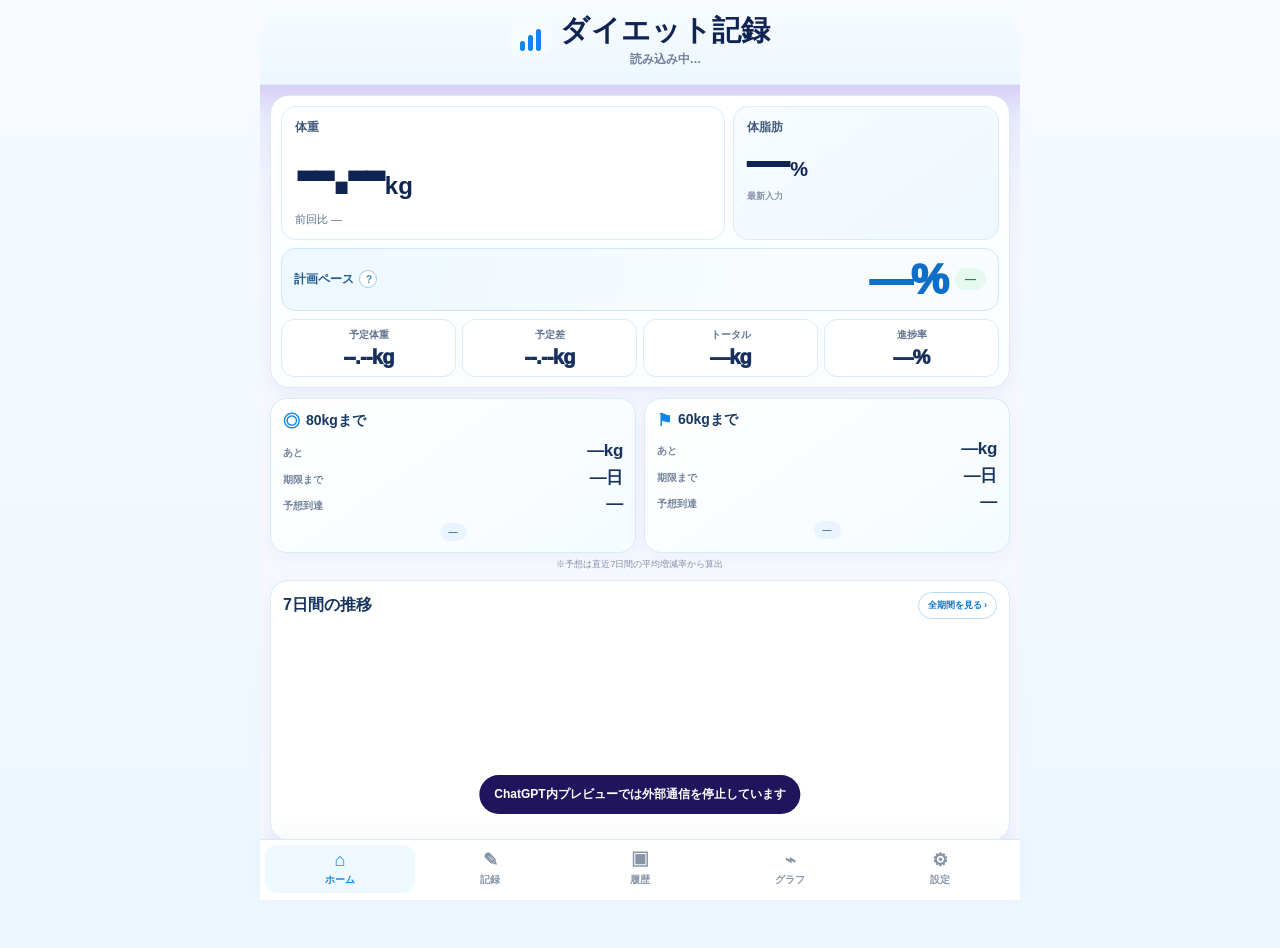
<file: index.html>
<!doctype html>
<html lang="ja">
<head>
  <meta charset="utf-8">
  <meta name="viewport" content="width=device-width,initial-scale=1,viewport-fit=cover">
  <meta name="theme-color" content="#eaf6ff">
  <meta http-equiv="Cache-Control" content="no-cache, no-store, must-revalidate">
  <meta http-equiv="Pragma" content="no-cache">
  <meta http-equiv="Expires" content="0">
  <meta name="apple-mobile-web-app-capable" content="yes">
  <meta name="apple-mobile-web-app-status-bar-style" content="default">
  <meta name="apple-mobile-web-app-title" content="ダイエット記録">
  <meta name="diet-dashboard-build" content="v28-blue-dashboard-forecast">
  <link rel="manifest" href="manifest.webmanifest">
  <link rel="apple-touch-icon" href="apple-touch-icon.png">
  <title>ダイエット記録</title>
<style>
:root{
  --ink:#171052;--muted:#746e8b;--purple:#6e43dc;--purple2:#936bf0;--lav:#f2efff;
  --line:#dedcf0;--bg:#f4f6ff;--green:#0bb66e;--pink:#ff3f7c;--blue:#3473f3;
  --orange:#ff7a18;--red:#df4058;--shadow:0 8px 24px rgba(60,42,125,.08);
}
*{box-sizing:border-box}
html{background:#eef2ff;-webkit-text-size-adjust:100%}
body{margin:0;color:var(--ink);font-family:-apple-system,BlinkMacSystemFont,"Segoe UI","Hiragino Sans","Noto Sans JP",sans-serif;background:linear-gradient(#f7f5ff,#f2f5ff);-webkit-font-smoothing:antialiased}
button,input,select{font:inherit}
button{touch-action:manipulation}
.app{width:min(100%,760px);min-height:100%;margin:0 auto;padding-bottom:calc(84px + env(safe-area-inset-bottom));background:linear-gradient(#f8f7ff,#f2f5ff)}
.topbar{position:relative;overflow:hidden;color:#fff;background:linear-gradient(115deg,#6740d7,#9366f0 60%,#7049dd);padding:calc(18px + env(safe-area-inset-top)) 20px 22px;min-height:130px;box-shadow:0 8px 25px rgba(72,48,160,.14)}
.topbar.compact{min-height:104px}
.brand{display:flex;align-items:center;gap:16px}
.brand-bars{display:flex;align-items:end;gap:5px;height:52px}
.brand-bars i{display:block;width:12px;background:#fff;border-radius:4px}.brand-bars i:nth-child(1){height:25px}.brand-bars i:nth-child(2){height:38px}.brand-bars i:nth-child(3){height:50px}
.topbar h1{margin:0;font-size:34px;line-height:1.05;letter-spacing:.02em}
.topbar p{margin:10px 0 0 55px;font-size:15px;font-weight:700;opacity:.96}
.leaf{position:absolute;border:2px solid rgba(255,255,255,.16);border-radius:100% 0 100% 0;right:35px;top:12px;width:110px;height:56px;transform:rotate(-37deg)}
.page{display:none;padding:14px 12px 24px}.page.active{display:block}
.card{background:#fff;border:1px solid var(--line);border-radius:22px;box-shadow:var(--shadow);overflow:hidden;margin-bottom:14px}
.card-head{min-height:52px;padding:12px 16px;display:flex;align-items:center;justify-content:space-between;gap:10px;background:linear-gradient(90deg,#f0efff,#faf9ff 70%,#f1efff)}
.card-head h2{margin:0;font-size:20px}.card-head .more{border:1px solid #d9d3f4;background:#fff;color:#5b3bb9;border-radius:999px;padding:8px 11px;font-weight:800;font-size:12px}
.current-grid{display:grid;grid-template-columns:1.1fr .9fr}
.current-main{padding:16px 16px;border-right:1px solid var(--line)}
.current-label{font-size:12px;font-weight:800;color:#655b8b}
.big-weight{display:flex;align-items:baseline;gap:6px;margin-top:2px;color:#2a087f}.big-weight strong{font-size:56px;line-height:1;font-weight:900;letter-spacing:-.05em}.big-weight span{font-size:24px;font-weight:900}
.prev{margin-top:10px;font-size:15px}.prev b{font-size:20px;margin-left:6px}.good{color:var(--green)!important}.bad{color:var(--red)!important}.neutral{color:#77718b!important}
.quick-grid{display:grid;grid-template-columns:1fr 1fr;gap:7px;margin-top:11px}.quick{border:1px solid #e4e0f2;background:#faf9ff;border-radius:13px;padding:9px}.quick span{font-size:10px;font-weight:800;color:#75699c;display:block}.quick b{font-size:17px;display:block;margin-top:3px}
.goal-stack{padding:13px 13px}.goal-stack .title{font-size:12px;font-weight:800}.goal-stack .remain{font-size:27px;font-weight:900;margin:2px 0 8px}.goal-chip{display:inline-block;border-radius:999px;padding:4px 8px;font-size:10px;font-weight:900}.goal-chip.g1{background:#ffedf4;color:#e83470}.goal-chip.g2{background:#eefcf5;color:#0a9d61}.goal-line{margin-top:7px;padding-bottom:8px;border-bottom:1px solid #ece9f5}.goal-line:last-child{border:0;padding-bottom:0}.goal-line b{display:block;font-size:18px;margin-top:3px}
.recent-grid{display:grid;grid-template-columns:repeat(7,minmax(0,1fr));gap:5px;padding:9px}.recent{border:1px solid #dfe0f1;border-radius:12px;overflow:hidden;text-align:center}.recent .d{padding:6px 2px;background:#f4f4ff;font-size:10px;line-height:1.25}.recent .w{padding:8px 2px;font-size:12px;font-weight:900}.recent.sat .d{background:#eaf5ff;color:#1b6dde}.recent.sun .d{background:#fff0f5;color:#e62f63}
.progress-row{padding:10px 12px;border-top:1px solid #f0eef7}.progress-row:first-of-type{border-top:0}.phase2{background:linear-gradient(90deg,#effcf6,#fff)}.progress-title{display:flex;justify-content:space-between;gap:8px;align-items:center}.progress-title strong{font-size:16px}.progress-title span{font-size:12px;font-weight:900}.progress-barline{display:grid;grid-template-columns:1fr 56px;gap:8px;align-items:center;margin-top:8px}.track{height:16px;background:#e7e8ef;border-radius:99px;overflow:hidden}.fill{height:100%;border-radius:99px;background:linear-gradient(90deg,#7549e7,#a077ff)}.fill.green{background:linear-gradient(90deg,#19c980,#41df9d)}.pct{font-size:18px;font-weight:900;text-align:right}.caption{font-size:10px;margin-top:6px;color:#4a426a;line-height:1.35}
.stats{display:grid;grid-template-columns:repeat(2,minmax(0,1fr));gap:8px}.stat{min-height:104px;border-radius:18px;padding:11px;border:1px solid rgba(50,40,90,.05)}.stat span{display:block;font-size:11px;font-weight:900}.stat b{display:block;font-size:23px;margin-top:7px}.stat small{display:block;font-size:10px;margin-top:6px}.stat.pink{background:#fff0f5}.stat.mint{background:#ebfff5}.stat.peach{background:#fff1e6}.stat.blue{background:#eef3ff}
.section-title{font-size:19px;font-weight:900;margin:3px 2px 12px}
.note{font-size:12px;color:var(--muted);line-height:1.6}
.action{border:0;border-radius:16px;padding:13px 18px;font-weight:900}.primary{background:linear-gradient(180deg,#5d92ff,#2f6fe8);color:#fff;box-shadow:0 7px 16px rgba(47,111,232,.25)}.secondary{background:#f1eeff;color:#5635af}.danger{background:#fff0f2;color:#cc334b;border:1px solid #ffcfd7}
.record-card{padding:14px}.segment{display:grid;grid-template-columns:1fr 1fr;gap:8px;background:#f3f2fa;border-radius:16px;padding:5px}.segment button{border:0;border-radius:12px;padding:11px;font-weight:900;background:transparent;color:#6e6880}.segment button.active{background:#fff;color:#2e62d8;box-shadow:0 2px 8px rgba(45,49,100,.12)}.segment button.night.active{color:#5643bd}
.date-row{display:flex;align-items:center;gap:8px;margin-top:12px}.date-row input{min-width:0;flex:1;border:1px solid #ddd9ed;border-radius:12px;padding:10px 12px;font-size:16px;color:var(--ink);background:#fff}
.entry-fields{display:grid;gap:10px;margin-top:14px}.entry-field{border:2px solid transparent;background:#f6f6fb;border-radius:16px;padding:10px 12px;display:flex;align-items:center;justify-content:space-between;gap:10px;cursor:pointer}.entry-field.active{border-color:#f1c942;background:#fff7ca}.entry-field span{font-size:13px;font-weight:900}.entry-main{display:flex;align-items:center;gap:10px}.entry-value{font-variant-numeric:tabular-nums;font-size:26px;font-weight:900;white-space:nowrap}.entry-value small{font-size:13px}.entry-back{border:1px solid #dfd8a7;background:#fff9dd;color:#7c6100;border-radius:10px;min-width:40px;height:40px;font-size:18px;font-weight:900;display:inline-flex;align-items:center;justify-content:center}.keypad{display:grid;grid-template-columns:repeat(3,1fr);gap:7px;margin-top:15px}.keypad button{border:1px solid #e2e0ee;background:#fff;border-radius:13px;height:54px;font-size:23px;font-weight:900;box-shadow:0 2px 5px rgba(30,25,70,.05)}.record-actions{display:grid;grid-template-columns:1fr;gap:9px;margin-top:14px}.record-actions .action{width:100%}.edit-delete{display:none}.edit-delete.show{display:block}
.success-box{display:none;margin-top:12px;padding:12px;border-radius:14px;background:#ecfff4;color:#08774a;font-size:13px;font-weight:800}.success-box.show{display:block}
.history-tools{display:flex;gap:8px;justify-content:space-between;align-items:center;margin-bottom:8px}.history-tools button{border:1px solid #d9d3f4;background:#fff;color:#5435b0;border-radius:999px;padding:7px 10px;font-weight:800;font-size:12px}.history-table{background:#fff;border:1px solid var(--line);border-radius:16px;overflow:hidden;box-shadow:0 3px 12px rgba(55,42,120,.04)}.history-head,.history-tr{display:grid;grid-template-columns:1.15fr .8fr 1fr 1fr;gap:0;align-items:stretch}.history-head{background:#f7f6ff;border-bottom:1px solid var(--line)}.history-head div{padding:9px 6px;font-size:11px;font-weight:900;text-align:center;color:#5c5684}.history-tr{border-bottom:1px solid #efedf7}.history-tr:last-child{border-bottom:0}.history-cell{padding:8px 6px;font-size:12px;display:flex;align-items:center;justify-content:center;text-align:center;line-height:1.25}.history-cell.date{font-weight:800}.history-cell.plan{color:#6c48d8;font-weight:800}.history-slot{border:0;background:transparent;color:inherit;display:flex;flex-direction:column;align-items:center;justify-content:center;padding:8px 4px;font:inherit;line-height:1.2;width:100%}.history-slot b{font-size:15px}.history-slot small{font-size:10px;color:#6e6880;margin-top:2px}.history-slot.empty{color:#aaa6b5}.history-slot.empty small{color:#aaa6b5}
.graph-card{padding:12px}.tabs{display:grid;grid-template-columns:repeat(5,1fr);border:1px solid #d7d3eb;border-radius:13px;overflow:hidden}.tabs button{border:0;border-right:1px solid #d7d3eb;background:#fff;color:#30236e;padding:10px 2px;font-size:11px;font-weight:900}.tabs button:last-child{border:0}.tabs button.active{background:linear-gradient(90deg,#7650e3,#8a61e9);color:#fff}.legend{display:flex;gap:12px;flex-wrap:wrap;font-size:10px;margin:12px 2px}.legend i{display:inline-block;width:18px;border-top:3px solid #6947df;margin-right:4px}.legend i.plan{border-color:#ff5791;border-top-style:dashed}.chart{width:100%;height:auto;display:block}
.change-grid{display:grid;grid-template-columns:repeat(3,1fr);gap:8px;margin-top:10px}.change{background:#f7f6ff;border-radius:13px;padding:10px;text-align:center}.change span{font-size:10px;color:#77718b}.change b{display:block;margin-top:4px;font-size:17px}
.settings-card{padding:15px}.form-group{margin-bottom:16px}.form-group label{display:block;font-size:12px;font-weight:900;margin-bottom:7px}.form-grid{display:grid;grid-template-columns:1fr 1fr;gap:8px}.input{width:100%;border:1px solid #ddd9ed;background:#fff;border-radius:12px;padding:11px 12px;font-size:16px;color:var(--ink)}.setting-actions{display:grid;gap:9px}.auth-note{background:#fff9df;border:1px solid #f4df8b;border-radius:13px;padding:11px;font-size:11px;line-height:1.5;color:#705f22}
.cache-status{font-size:10px;color:#77718b;margin-top:8px}
.bottom-nav{position:fixed;left:50%;transform:translateX(-50%);bottom:0;width:min(100%,760px);z-index:50;display:grid;grid-template-columns:repeat(5,1fr);background:rgba(255,255,255,.96);border-top:1px solid #dedcf0;padding:7px 5px calc(7px + env(safe-area-inset-bottom));backdrop-filter:blur(12px)}
.bottom-nav button{border:0;background:transparent;color:#8a849b;min-height:52px;border-radius:12px;font-size:10px;font-weight:800}.bottom-nav button b{display:block;font-size:20px;line-height:1.1;margin-bottom:3px}.bottom-nav button.active{color:#4b43d4;background:#f0efff}
.toast{position:fixed;left:50%;bottom:calc(86px + env(safe-area-inset-bottom));transform:translateX(-50%) translateY(20px);z-index:80;background:#20155d;color:#fff;padding:11px 15px;border-radius:999px;font-size:12px;font-weight:800;opacity:0;pointer-events:none;transition:.2s;max-width:90%;text-align:center}.toast.show{opacity:1;transform:translateX(-50%) translateY(0)}
.modal-wrap{display:none;position:fixed;inset:0;z-index:100;background:rgba(20,14,55,.38);align-items:flex-end;justify-content:center}.modal-wrap.show{display:flex}.modal{width:min(100%,520px);background:#fff;border-radius:24px 24px 0 0;padding:20px 18px calc(18px + env(safe-area-inset-bottom));box-shadow:0 -10px 30px rgba(20,14,55,.2)}.modal h3{margin:0 0 8px;font-size:20px}.modal p{font-size:12px;color:var(--muted);line-height:1.5}.modal .action{width:100%;margin-top:10px}
.loading{opacity:.55}
@media(min-width:760px){.page{padding:18px 20px 30px}.stats{grid-template-columns:repeat(4,1fr)}.record-card{max-width:500px;margin-left:auto;margin-right:auto}.history-list{grid-template-columns:1fr 1fr}.topbar h1{font-size:40px}.big-weight strong{font-size:76px}.current-grid{grid-template-columns:1.15fr .85fr}}

/* ===== v12 home redesign: latest approved mockup ===== */
.home-dashboard .card{border-radius:24px}
.home-summary{overflow:hidden;background:rgba(255,255,255,.98)}
.home-summary-grid{display:grid;grid-template-columns:1.03fr .97fr}
.home-current{padding:18px 18px 16px;border-right:1px solid #e9e5f6;min-width:0}
.home-current-head,.achievement-head,.goal-section-head,.trend-head{display:flex;align-items:center;gap:10px;font-weight:900;color:#171052}
.home-current-head{font-size:17px}
.home-icon{width:34px;height:34px;border-radius:11px;display:grid;place-items:center;background:linear-gradient(145deg,#efeaff,#faf8ff);color:#7048e8;font-size:19px;flex:0 0 auto}
.home-weight{display:flex;align-items:baseline;white-space:nowrap;color:#261078;margin-top:12px;line-height:.95}
.home-weight strong{font-size:clamp(52px,14vw,78px);font-weight:950;letter-spacing:-.055em}
.home-weight span{font-size:clamp(22px,6vw,34px);font-weight:900;margin-left:3px}
.home-prev{margin-top:12px;font-size:16px;white-space:nowrap}.home-prev b{font-size:21px;margin-left:7px}
.home-mini-grid{display:grid;grid-template-columns:1fr 1fr;gap:8px;margin-top:15px}
.home-mini{padding:11px 10px;border:1px solid #e7e3f4;border-radius:16px;background:linear-gradient(180deg,#fbfaff,#f7f5ff);min-width:0}
.home-mini:nth-child(2){background:linear-gradient(180deg,#f3fff9,#f7fffb)}
.home-mini span{display:block;font-size:10px;font-weight:850;color:#6b6190}.home-mini b{display:block;font-size:20px;margin-top:4px;white-space:nowrap;letter-spacing:-.02em}
.achievement-panel{padding:18px 16px 15px;min-width:0}
.achievement-head{font-size:17px}.achievement-help{margin-left:auto;width:22px;height:22px;border:1px solid #bdb4dd;border-radius:50%;display:grid;place-items:center;font-size:12px;color:#7669aa}
.achievement-value{font-size:clamp(54px,15vw,82px);line-height:.96;font-weight:950;letter-spacing:-.055em;color:#21106f;text-align:center;margin:16px 0 7px;white-space:nowrap}
.achievement-status{width:max-content;margin:0 auto;padding:6px 18px;border-radius:999px;background:#ffe9f1;color:#e7336a;font-size:17px;font-weight:900}
.achievement-note{margin-top:12px;padding:10px 11px;border-radius:13px;background:#fff0f5;color:#dd315f;font-size:11px;font-weight:750;line-height:1.45}
.achievement-subgrid{display:grid;grid-template-columns:1fr 1fr;gap:8px;margin-top:10px}
.achievement-sub{border:1px solid #e5e2f2;border-radius:14px;padding:10px;background:#fff;min-width:0}.achievement-sub span{font-size:10px;font-weight:850;color:#645a88}.achievement-sub b{display:block;margin-top:4px;font-size:19px;white-space:nowrap}.achievement-sub small{display:block;margin-top:4px;font-size:9px;color:#7a748e}
.home-recent .card-head{min-height:48px}.home-recent .recent-grid{grid-template-columns:repeat(4,minmax(0,1fr));gap:8px;padding:10px 12px 12px}.home-recent .recent{border-radius:15px;min-width:0}.home-recent .recent .d{padding:7px 2px;font-size:11px}.home-recent .recent .w{padding:9px 2px;font-size:16px;white-space:nowrap;letter-spacing:-.025em}.home-recent .recent:nth-child(7){grid-column:auto!important}
.goal-settings-card .card-head{min-height:48px}.goal-settings-wrap{display:grid;grid-template-columns:1fr 1fr;gap:9px;padding:10px 12px 12px}.goal-box{position:relative;border:1px solid #e7e3f4;border-radius:16px;padding:12px;background:#fff;min-width:0}.goal-box.g1{background:linear-gradient(135deg,#fff7fa,#fff)}.goal-box.g2{background:linear-gradient(135deg,#f4fff9,#fff)}.goal-badge{display:inline-flex;align-items:center;gap:6px;border-radius:999px;padding:5px 9px;font-size:10px;font-weight:900}.goal-box.g1 .goal-badge{background:#ffe8f0;color:#e83268}.goal-box.g2 .goal-badge{background:#e8fff4;color:#0b9f64}.goal-box strong{display:block;font-size:26px;margin-top:8px;white-space:nowrap}.goal-box .date{font-size:12px;margin-top:5px;color:#37305d}.goal-box .remain-pill{position:absolute;right:9px;top:10px;padding:5px 7px;border-radius:10px;background:#fff0f5;color:#e7336a;font-size:9px;font-weight:900}
.home-trend-card .card-head{min-height:48px}.home-trend-card .graph-card{padding:10px 12px 12px;border:0;box-shadow:none;margin:0;border-radius:0}.home-trend-card .tabs{max-width:310px;margin-left:auto}.home-trend-card .tabs button{font-size:10px;padding:8px 2px}.home-trend-card .chart{max-height:260px}
.home-dashboard .stats,.home-dashboard .goals-panel-old{display:none!important}
@media(max-width:700px){
  .home-dashboard{padding-top:12px}
  .home-summary-grid{grid-template-columns:1fr 1fr}
  .home-current{padding:15px 13px 14px}
  .achievement-panel{padding:15px 12px 13px}
  .home-current-head,.achievement-head{font-size:15px;gap:7px}
  .home-icon{width:30px;height:30px;border-radius:9px;font-size:16px}
  .home-weight{margin-top:10px}.home-weight strong{font-size:clamp(45px,13vw,62px)}.home-weight span{font-size:clamp(19px,5vw,26px)}
  .home-prev{font-size:13px}.home-prev b{font-size:17px;margin-left:4px}
  .home-mini-grid{gap:6px;margin-top:12px}.home-mini{padding:9px 7px}.home-mini b{font-size:16px}
  .achievement-value{font-size:clamp(46px,14vw,65px);margin:14px 0 6px}.achievement-status{font-size:14px;padding:5px 14px}
  .achievement-note{font-size:9.5px;padding:8px;margin-top:10px}.achievement-subgrid{gap:6px}.achievement-sub{padding:8px 7px}.achievement-sub b{font-size:16px}.achievement-sub small{font-size:8px}
  .home-recent .recent-grid{grid-template-columns:repeat(4,minmax(0,1fr));gap:7px}.home-recent .recent{grid-column:auto!important}
  .goal-settings-wrap{grid-template-columns:1fr 1fr;gap:7px}.goal-box{padding:10px}.goal-box strong{font-size:22px}.goal-box .date{font-size:10px}.goal-box .remain-pill{font-size:8px;right:7px;top:8px}
}


/* ===== v13: final illustrated iPhone-home layout ===== */
:root{--ink:#161050;--muted:#786f97;--purple:#6d3fe7;--line:#e4e0f5;--shadow:0 6px 22px rgba(76,60,146,.065)}
html,body{background:#f2f3ff}
.app{background:linear-gradient(180deg,#f1f2ff 0%,#f7f8ff 100%);}
 .topbar{background:#b9a6ee;color:#281763;min-height:0;padding:calc(22px + env(safe-area-inset-top)) 20px 48px;isolation:isolate;box-shadow:none}
.topbar.compact{padding:calc(15px + env(safe-area-inset-top)) 18px 17px;min-height:0}
.topbar .brand{z-index:2;position:relative;gap:13px}
.topbar .brand-bars{height:48px;gap:5px}
.topbar .brand-bars i{width:12px}
.topbar .brand-bars i:nth-child(1){height:24px}.topbar .brand-bars i:nth-child(2){height:34px}.topbar .brand-bars i:nth-child(3){height:47px}
.topbar h1{font-size:clamp(25px,7.4vw,35px);font-weight:900;white-space:nowrap;letter-spacing:0}
.topbar p{position:relative;z-index:2;margin:10px 0 0 57px;font-size:clamp(12px,3.6vw,16px);font-weight:650;white-space:nowrap}

.page.home-dashboard{padding:0 11px 16px;position:relative;z-index:4;margin-top:-23px}
.home-dashboard .card{border:1px solid rgba(239,237,253,.85);border-radius:23px;background:#fff;margin-bottom:10px;box-shadow:0 6px 20px rgba(79,69,134,.055)}
.home-summary-grid{grid-template-columns:1fr 1fr}
.home-current{padding:10px 8px 11px 13px;border-right:1px solid #e8e5f4}
.achievement-panel{padding:10px 10px 9px 9px}
.home-current-head,.achievement-head{font-size:clamp(12px,3.5vw,16px);gap:7px;white-space:nowrap;letter-spacing:-.045em}
.home-icon{width:27px;height:27px;border-radius:9px;font-size:17px;background:#efebff;flex:0 0 27px;display:grid;place-items:center}
.home-icon svg{width:21px;height:21px}
.achievement-help{margin-left:0;width:18px;height:18px;flex:0 0 18px;background:#fff;font-size:11px;border:1.5px solid #b8a8e5;cursor:pointer}
.home-weight{margin-top:8px;gap:0;white-space:nowrap;max-width:100%;align-items:baseline}
.home-weight strong{font-size:clamp(35px,11.3vw,67px);font-weight:950;letter-spacing:-.074em}
.home-weight span{font-size:clamp(16px,4.45vw,26px);margin-left:1px;letter-spacing:-.075em}
.home-prev{font-size:clamp(11px,3vw,15px);margin-top:9px;white-space:nowrap}
.home-prev b{font-size:clamp(12px,3.8vw,17px);margin-left:2px;white-space:nowrap}
.home-mini-grid{margin-top:17px;gap:5px}
.home-mini{padding:9px 6px 8px;border-radius:12px;background:linear-gradient(145deg,#f7f5ff,#fff);min-height:57px}
.home-mini:nth-child(2){background:linear-gradient(145deg,#effcf8,#fff)}
.home-mini .mini-title{display:flex;align-items:center;gap:3px;min-width:0;white-space:nowrap}
.home-mini span{font-size:clamp(8px,2.5vw,11px);font-weight:850}
.home-mini .mini-icon{width:18px;height:19px;flex:0 0 18px;border-radius:6px;display:grid;place-items:center;font-size:13px;background:#edeaff;color:#734eea}
.home-mini .gap-icon{background:#e7fff2;color:#13aa72}
.home-mini b{margin-top:5px;font-size:clamp(13px,3.55vw,20px);white-space:nowrap;letter-spacing:-.045em}
.achievement-value{font-size:clamp(50px,15.3vw,85px);line-height:.9;margin:10px auto 3px;font-weight:950;letter-spacing:-.065em}
.achievement-status{background:#ffe6ef;color:#e42965!important;font-size:clamp(12px,3.3vw,16px);font-weight:900;padding:4px 15px}
.achievement-status.bad{background:#fff0e2;color:#cc5b2f!important}
.achievement-status.good{background:#eafbf2;color:#0a9d61!important}
.achievement-note{margin-top:8px;display:flex;align-items:center;gap:6px;padding:7px 6px;border-radius:11px;background:#fff0f5;color:#ec356e;font-weight:800;font-size:clamp(8px,2.15vw,11px);line-height:1.4}
.alert-mark{display:grid;place-items:center;width:17px;height:17px;flex:0 0 17px;border:2px solid #ff3782;border-radius:50%;font-size:11px}
.achievement-subgrid{gap:5px;margin-top:6px}
.achievement-sub{position:relative;padding:7px 4px 7px 6px;border-radius:13px;min-height:67px}
.achievement-sub .sub-icon{display:inline-grid;place-items:center;width:19px;height:19px;border-radius:6px;font-size:14px;font-weight:900;margin-right:1px}
.achievement-sub .sub-icon.mint{background:#ecfff6;color:#05af70}
.achievement-sub .sub-icon.blue{background:#e9f4ff;color:#1884ec}
.achievement-sub .sub-title{font-size:clamp(8px,2.2vw,10px);white-space:nowrap;display:inline}
.achievement-sub b{font-size:clamp(16px,4.4vw,23px);line-height:1.1;margin:3px 0 0 27px;white-space:nowrap}
.achievement-sub small{font-size:clamp(8px,2.1vw,10px);margin-top:5px;text-align:center;white-space:nowrap}
.home-dashboard .card-head{background:#fff;min-height:0;padding:10px 10px 7px;gap:6px}
.home-dashboard .card-head h2{display:flex;align-items:center;gap:7px;font-size:clamp(14px,3.7vw,19px);font-weight:900;white-space:nowrap}
.section-glyph{display:inline-grid;place-items:center;width:26px;height:26px;flex:0 0 26px;border-radius:8px;font-size:19px;background:#f1edff;color:#7046e7;line-height:1}
.home-dashboard .more{padding:7px 9px;font-size:clamp(9px,2.4vw,12px);white-space:nowrap;border-color:#d9cef7;color:#6236d6}
.home-recent .card-head{min-height:0}
.home-recent .recent-grid{grid-template-columns:repeat(4,minmax(0,1fr));gap:6px;padding:1px 9px 10px}
.home-recent .recent{border-radius:12px;min-width:0;background:linear-gradient(135deg,#f9f8ff,#fff)}
.home-recent .recent .d{background:transparent;padding:8px 1px 1px;font-size:clamp(9px,2.4vw,12px);line-height:1.25;white-space:nowrap}
.home-recent .recent .w{padding:1px 1px 8px;font-size:clamp(15px,4.2vw,21px);line-height:1.25;white-space:nowrap}
.home-recent .recent.sat{background:#eaf7ff;border-color:#c4e4ff}.home-recent .recent.sat .d{color:#1884e7}
.home-recent .recent.sun{background:#fff1f6;border-color:#ffd7e5}.home-recent .recent.sun .d{color:#f42e70}
.goal-settings-card .card-head{min-height:0}
.goal-head-note{font-size:clamp(8px,2.1vw,10px);font-weight:500;letter-spacing:0;color:#75699a;margin-left:2px;white-space:nowrap}
.goal-settings-wrap{grid-template-columns:1fr 8px 1fr;gap:0;padding:1px 9px 10px;align-items:stretch}
.goal-box{padding:8px 10px;border-radius:13px;min-width:0}
.goal-box.g1{background:linear-gradient(145deg,#fff1f6,#fffafa);border-color:#ffdce7}
.goal-box.g2{background:linear-gradient(145deg,#f9f8ff,#fff);border-color:#e5def6}
.goal-label{display:flex;align-items:center;gap:5px;white-space:nowrap;font-size:clamp(10px,2.7vw,13px);font-weight:900}
.goal-box.g1 .goal-label{color:#eb2b6b}.goal-box.g2 .goal-label{color:#77719e}
.goal-dot{width:13px;height:13px;flex:0 0 13px;border-radius:50%;background:#ff3783;box-shadow:0 0 0 3px #ffe3ed}
.g2 .goal-dot{background:#9183ba;box-shadow:0 0 0 3px #efecfb}
.goal-box .remain-pill{position:static;padding:3px 5px;border-radius:9px;margin-left:auto;font-size:clamp(7px,1.9vw,9px);white-space:nowrap}
.goal-details{display:flex;align-items:baseline;gap:4px;justify-content:space-between;white-space:nowrap;margin:9px 0 0}
.goal-box strong{display:block;white-space:nowrap;font-size:clamp(17px,4.5vw,24px);margin:0;letter-spacing:-.05em;line-height:1.1}
.goal-box .date{font-size:clamp(8px,2.1vw,11px);white-space:nowrap;color:#463966;margin:0;font-weight:650;letter-spacing:-.06em}
.goal-connector{display:flex;align-items:center;justify-content:center;position:relative}.goal-connector:before{content:'';height:1px;width:18px;background:#c1b3e5;position:absolute}.goal-connector span{width:7px;height:7px;border-radius:50%;background:#9886c8;z-index:1}
.home-trend-card .card-head{display:flex;align-items:center;flex-wrap:wrap;gap:4px;padding-bottom:2px}
.trend-ctrl{margin-left:auto;display:flex;align-items:center;gap:7px;min-width:0}
.trend-legend{display:flex;align-items:center;gap:7px;color:#5d527f;font-size:clamp(8px,2.15vw,10px);white-space:nowrap}
.trend-legend span{display:inline-flex;align-items:center;gap:2px}.trend-legend i{display:inline-block;width:12px;border-top:2px solid #7047e6}.trend-legend .plan{border-top:2px dashed #fc3d7f}
.trend-select-label{position:relative;white-space:nowrap}.trend-select-label select{appearance:none;border:1px solid #d7cafa;border-radius:99px;padding:6px 18px 6px 8px;min-height:29px;background:#fff;font-size:clamp(10px,2.5vw,12px);font-weight:900;color:#43316c}.trend-select-label:after{content:'⌄';position:absolute;right:6px;top:4px;font-size:13px;color:#6957a0;pointer-events:none}
.home-trend-card .graph-card{padding:0 5px 5px}.home-trend-card svg.chart{width:100%;height:auto;display:block;max-height:none}
.home-dashboard .card:last-child{margin-bottom:5px}

/* v14: deliberately plain lavender header (no scenery or slogan). */
.topbar .brand-bars i{background:#5636be}
.topbar p{color:#33216f;opacity:1}
/* Planned weights are calculated at full precision and displayed with two decimals. */
.home-mini b{font-size:clamp(11px,3.15vw,17px);white-space:nowrap;letter-spacing:-.055em;font-variant-numeric:tabular-nums}
.home-mini .mini-icon{flex-shrink:0}
.history-cell.plan{font-variant-numeric:tabular-nums;white-space:nowrap}

/* ===== v16: unified header + goal-phase emphasis ===== */
.topbar{
  background:#b9a6ee;
  color:#281763;
  padding:calc(15px + env(safe-area-inset-top)) 16px 28px;
  border-radius:0 0 22px 22px;
  box-shadow:0 5px 16px rgba(74,55,139,.08);
}
.topbar.compact{padding:calc(11px + env(safe-area-inset-top)) 16px 13px;border-radius:0 0 18px 18px}
.topbar .brand{display:flex;align-items:center;gap:11px}
.topbar .brand-bars{
  width:46px;height:46px;flex:0 0 46px;padding:8px;
  display:flex;align-items:flex-end;justify-content:center;gap:3px;
  border-radius:14px;background:rgba(255,255,255,.38);
  box-shadow:inset 0 0 0 1px rgba(255,255,255,.34);
}
.topbar .brand-bars i{width:6px;border-radius:3px;background:#5636be}
.topbar .brand-bars i:nth-child(1){height:15px}.topbar .brand-bars i:nth-child(2){height:22px}.topbar .brand-bars i:nth-child(3){height:29px}
.topbar .brand-copy{min-width:0;display:flex;flex-direction:column;justify-content:center;gap:4px}
.topbar h1{font-size:clamp(24px,7vw,33px);line-height:1.05;letter-spacing:0;margin:0}
.topbar p{position:static;margin:0;font-size:clamp(11px,3.15vw,14px);line-height:1.25;font-weight:650;color:#4a397c;white-space:nowrap;overflow:hidden;text-overflow:ellipsis}
.page.home-dashboard{margin-top:-12px}
.goal-box{transition:border-color .18s ease,box-shadow .18s ease,opacity .18s ease}
.goal-box.current-goal{border-color:#c7baf3;box-shadow:0 0 0 2px rgba(105,72,219,.10)}
.goal-box.g2.current-goal{background:linear-gradient(145deg,#effcf6,#fff);border-color:#bfead5;box-shadow:0 0 0 2px rgba(11,182,110,.09)}
.goal-box.completed-goal{opacity:.78}
.goal2-status-pill{background:#f1eefb!important;color:#75699a!important}
.goal-box.g2.current-goal .goal2-status-pill{background:#e5faef!important;color:#078b55!important}
.goal-box.g1.completed-goal .remain-pill{background:#eafbf2;color:#078b55}
/* v18: force the seven recent cards into exactly 4 + 3 on iPhone widths. */
@media(max-width:700px){
  .home-recent .recent-grid{display:grid!important;grid-template-columns:repeat(4,minmax(0,1fr))!important;grid-template-rows:auto auto!important;grid-auto-flow:row!important;gap:6px!important}
  .home-recent .recent{min-width:0!important;width:auto!important}
  .home-recent .recent:nth-child(1){grid-column:1!important;grid-row:1!important}
  .home-recent .recent:nth-child(2){grid-column:2!important;grid-row:1!important}
  .home-recent .recent:nth-child(3){grid-column:3!important;grid-row:1!important}
  .home-recent .recent:nth-child(4){grid-column:4!important;grid-row:1!important}
  .home-recent .recent:nth-child(5){grid-column:1!important;grid-row:2!important}
  .home-recent .recent:nth-child(6){grid-column:2!important;grid-row:2!important}
  .home-recent .recent:nth-child(7){grid-column:3!important;grid-row:2!important}
}

/* retain normal tab and tools layout on the other four pages */
@media(min-width:640px){
  .page.home-dashboard{padding:0 15px 18px;margin-top:-12px}.home-current{padding:15px 18px}.achievement-panel{padding:15px 18px}
  .home-weight strong{font-size:70px}.home-weight span{font-size:29px}
  .home-mini b{font-size:23px}.achievement-value{font-size:90px}
  .home-recent .recent .d{font-size:14px}.home-recent .recent .w{font-size:23px}
  .goal-box strong{font-size:29px}.goal-box .date{font-size:14px}
}
@media(max-width:360px){
  .topbar{padding-left:15px;padding-right:15px}.topbar h1{font-size:25px}
  .page.home-dashboard{padding:0 7px 16px}.home-current{padding-left:10px;padding-right:6px}.achievement-panel{padding-left:7px;padding-right:7px}
  .home-weight strong{font-size:35px}.home-weight span{font-size:16px}
  .home-current-head,.achievement-head{font-size:12px;gap:4px}
  .home-mini b{font-size:11px}.achievement-sub .sub-title{font-size:8px}
  .goal-box{padding:7px}.goal-box strong{font-size:16px}.goal-box .date{font-size:8px}
  .goal-head-note{display:none}
}


/* ===== v19: authoritative mobile polish ===== */
/* Keep the header plain lavender, but visually connect it to the dashboard below. */
.topbar{
  background:#b9a6ee!important;
  border-radius:0!important;
  box-shadow:none!important;
  padding:calc(14px + env(safe-area-inset-top)) 14px 31px!important;
}
.topbar .brand{
  max-width:732px;
  margin:0 auto;
  padding:0 2px;
  gap:10px!important;
}
.topbar .brand-bars{
  width:42px!important;height:42px!important;flex:0 0 42px!important;
  padding:7px!important;border-radius:12px!important;
  background:rgba(255,255,255,.28)!important;
  box-shadow:inset 0 0 0 1px rgba(255,255,255,.24)!important;
}
.topbar .brand-bars i{width:6px!important}
.topbar .brand-bars i:nth-child(1){height:14px!important}
.topbar .brand-bars i:nth-child(2){height:21px!important}
.topbar .brand-bars i:nth-child(3){height:28px!important}
.topbar .brand-copy{gap:3px!important}
.topbar h1{font-size:clamp(23px,6.6vw,31px)!important;line-height:1.05!important}
.topbar p{font-size:clamp(10px,2.9vw,13px)!important;color:#4a397c!important}
main{
  background:linear-gradient(180deg,#d9d0f6 0,#ececff 34px,#f4f5ff 96px,#f7f8ff 180px);
}
.page.home-dashboard{
  margin-top:-17px!important;
  padding-top:0!important;
}
.home-dashboard .card:first-child{
  box-shadow:0 7px 20px rgba(79,69,134,.07)!important;
}
.topbar.compact{
  padding:calc(10px + env(safe-area-inset-top)) 14px 12px!important;
}

/* The old warning block must never occupy space, even if stale markup is present. */
.achievement-note{display:none!important;margin:0!important;padding:0!important;height:0!important;min-height:0!important;overflow:hidden!important}
.achievement-panel{padding-bottom:9px!important}
.achievement-subgrid{margin-top:7px!important}

/* Make the "先行" state unmistakably green. */
#achievementStatus.good{
  color:#078b55!important;
  background:#e5faef!important;
  border:1px solid #bfead5!important;
}

/* Planned weight and its gap are display-only rounded to 2 decimals. */
#homePlan,#homeGap{font-variant-numeric:tabular-nums}

@media(max-width:700px){
  .topbar{padding-left:11px!important;padding-right:11px!important}
  .topbar .brand{padding:0 3px}
  .page.home-dashboard{margin-top:-16px!important}
}


/* v24: compact achievement subcards + longer planned-weight label */
.achievement-sub{min-height:54px!important;padding:7px 5px 6px 6px!important}
.achievement-sub b{margin-top:3px!important;margin-bottom:0!important}
.achievement-sub small{display:none!important}
.home-mini:first-child .mini-title{white-space:normal;line-height:1.1;align-items:flex-start}
.home-mini:first-child .mini-title span:last-child{line-height:1.1}
@media(max-width:390px){
  .home-mini:first-child .mini-icon{display:none}
  .home-mini:first-child .mini-title{min-height:18px;align-items:center}
  .home-mini:first-child .mini-title span:last-child{font-size:clamp(8px,2.35vw,10px)}
}

/* ===== v25: compact record screen for iPhone ===== */
.page[data-page="record"]{padding-top:8px;padding-bottom:14px}
.page[data-page="record"] .record-card{padding:10px 12px 12px;margin-bottom:6px}
.page[data-page="record"] .segment{gap:6px;padding:4px;border-radius:15px}
.page[data-page="record"] .segment button{padding:9px 8px;border-radius:11px}
.page[data-page="record"] .date-row{margin-top:9px}
.page[data-page="record"] .date-row input{padding:9px 11px}
.page[data-page="record"] .entry-fields{gap:7px;margin-top:10px}
.page[data-page="record"] .entry-field{padding:8px 10px;border-radius:14px}
.page[data-page="record"] .entry-back{min-width:38px;height:38px}
.page[data-page="record"] .keypad{gap:6px;margin-top:10px}
.page[data-page="record"] .keypad button{height:48px;border-radius:12px}
.page[data-page="record"] .record-actions{gap:7px;margin-top:10px}
.page[data-page="record"] .record-actions .action{padding:11px 16px}
.page[data-page="record"] .success-box{margin-top:8px;padding:9px 10px}
@media(max-width:430px){
  .page[data-page="record"]{padding:6px 10px 10px}
  .page[data-page="record"] .record-card{padding:8px 10px 10px}
  .page[data-page="record"] .segment button{padding:8px 6px}
  .page[data-page="record"] .date-row{margin-top:8px}
  .page[data-page="record"] .entry-fields{margin-top:8px;gap:6px}
  .page[data-page="record"] .entry-field{padding:7px 9px}
  .page[data-page="record"] .entry-value{font-size:24px}
  .page[data-page="record"] .entry-back{min-width:36px;height:36px}
  .page[data-page="record"] .keypad{margin-top:8px;gap:5px}
  .page[data-page="record"] .keypad button{height:46px;font-size:22px}
  .page[data-page="record"] .record-actions{margin-top:8px}
  .page[data-page="record"] .record-actions .action{padding:10px 14px}
}

/* ===== v26: latest body-fat + robust achievement cards ===== */
.home-bodyfat{margin-top:5px;display:flex;align-items:baseline;gap:6px;color:#655b85;font-size:clamp(9px,2.55vw,12px);font-weight:800;white-space:nowrap}
.home-bodyfat b{color:#332178;font-size:clamp(12px,3.3vw,16px);font-weight:900;font-variant-numeric:tabular-nums}
.home-mini-grid{margin-top:10px!important}
.achievement-subgrid{grid-template-columns:repeat(2,minmax(0,1fr))!important;align-items:stretch}
.achievement-sub{display:grid!important;grid-template-columns:auto minmax(0,1fr)!important;grid-template-areas:"icon title" "value value"!important;align-content:center!important;overflow:hidden!important;min-width:0!important}
.achievement-sub .sub-icon{grid-area:icon;margin:0 3px 0 0!important}
.achievement-sub .sub-title{grid-area:title;min-width:0;overflow:hidden;text-overflow:ellipsis;white-space:nowrap!important;align-self:center}
.achievement-sub b{grid-area:value;margin:4px 0 0!important;text-align:center!important;max-width:100%;overflow:hidden;text-overflow:clip;font-size:clamp(15px,4vw,21px)!important;letter-spacing:-.035em}
@media(max-width:430px){
  .achievement-sub{grid-template-columns:minmax(0,1fr)!important;grid-template-areas:"title" "value"!important;padding-left:4px!important;padding-right:4px!important}
  .achievement-sub .sub-icon{display:none!important}
  .achievement-sub .sub-title{text-align:center!important;font-size:clamp(8px,2.25vw,9.5px)!important}
  .achievement-sub b{font-size:clamp(15px,4.3vw,19px)!important}
}

/* ===== v27: unified four metric cards ===== */
.home-mini-grid,.achievement-subgrid{
  gap:6px!important;
  align-items:stretch!important;
}
.achievement-subgrid{margin-top:11px!important}
.home-mini,.achievement-sub{
  box-sizing:border-box!important;
  min-height:66px!important;
  height:66px!important;
  padding:7px 5px!important;
  border:1px solid #dfdaef!important;
  border-radius:14px!important;
  background:linear-gradient(180deg,#ffffff 0%,#fbfaff 100%)!important;
  display:flex!important;
  flex-direction:column!important;
  align-items:center!important;
  justify-content:center!important;
  min-width:0!important;
  overflow:hidden!important;
}
.home-mini:nth-child(2){background:linear-gradient(180deg,#ffffff 0%,#fbfaff 100%)!important}
.home-mini .mini-title,.achievement-sub .sub-title{
  min-height:22px!important;
  width:100%!important;
  display:flex!important;
  align-items:center!important;
  justify-content:center!important;
  text-align:center!important;
  color:#675e88!important;
  font-size:clamp(8.5px,2.25vw,10.5px)!important;
  font-weight:850!important;
  line-height:1.12!important;
  white-space:normal!important;
  overflow:visible!important;
  text-overflow:clip!important;
}
.home-mini .mini-title span{
  display:block!important;
  font-size:inherit!important;
  line-height:inherit!important;
}
.home-mini b,.achievement-sub b{
  display:block!important;
  margin:3px 0 0!important;
  max-width:100%!important;
  color:#24146d;
  font-size:clamp(16px,4.2vw,21px)!important;
  font-weight:900!important;
  line-height:1!important;
  letter-spacing:-.035em!important;
  text-align:center!important;
  white-space:nowrap!important;
  font-variant-numeric:tabular-nums!important;
}
#homeGap.good{color:#05ad70!important}
#homeGap.bad{color:#df3c65!important}
.home-mini .mini-icon,.achievement-sub .sub-icon{display:none!important}
@media(max-width:360px){
  .home-mini,.achievement-sub{height:62px!important;min-height:62px!important;padding:6px 3px!important}
  .home-mini .mini-title,.achievement-sub .sub-title{min-height:21px!important;font-size:8px!important}
  .home-mini b,.achievement-sub b{font-size:15px!important}
}


/* ===== v28: Blue showcase redesign ===== */
:root{
  --ink:#102454!important;--muted:#71809a!important;--purple:#0f86e8!important;--purple2:#58b4ff!important;
  --line:#dbeaf6!important;--bg:#f2f9ff!important;--green:#08a866!important;--pink:#ff5c6f!important;
  --blue:#0f86e8!important;--red:#e45467!important;--shadow:0 7px 24px rgba(44,96,145,.08)!important;
}
html,body{background:#edf7ff!important}
body{color:var(--ink)!important;background:linear-gradient(180deg,#f7fbff,#edf7ff)!important}
.app{background:linear-gradient(180deg,#f5fbff 0%,#eef7ff 100%)!important}
.topbar{background:linear-gradient(180deg,#f8fcff 0%,#edf7ff 100%)!important;color:#102454!important;padding:calc(15px + env(safe-area-inset-top)) 18px 17px!important;min-height:0!important;box-shadow:none!important;border-bottom:1px solid #dcebf7!important}
.topbar.compact{padding:calc(13px + env(safe-area-inset-top)) 18px 14px!important}
.topbar .brand{justify-content:center!important;gap:9px!important}
.topbar .brand-bars{height:31px!important;gap:3px!important;background:#e3f3ff;border-radius:9px;padding:6px 7px!important}
.topbar .brand-bars i{width:5px!important;border-radius:3px!important;background:#0f86e8!important}.topbar .brand-bars i:nth-child(1){height:10px!important}.topbar .brand-bars i:nth-child(2){height:16px!important}.topbar .brand-bars i:nth-child(3){height:22px!important}
.topbar h1{font-size:clamp(20px,5.5vw,29px)!important;letter-spacing:.01em!important;font-weight:900!important;color:#102454!important}
.topbar p{margin:4px 0 0!important;font-size:clamp(9px,2.5vw,12px)!important;text-align:center!important;color:#6f7f99!important;font-weight:700!important;opacity:1!important}
.brand-copy{text-align:center}.page.home-dashboard{margin-top:0!important;padding:10px 10px 18px!important}
.card{border:1px solid #dbeaf6!important;border-radius:18px!important;box-shadow:0 6px 20px rgba(48,103,151,.06)!important;background:#fff!important}
.blue-summary-card{background:linear-gradient(180deg,#ffffff 0%,#fbfdff 100%);border:1px solid #dbeaf6;border-radius:19px;padding:10px;box-shadow:0 7px 22px rgba(48,103,151,.07);margin-bottom:10px}
.blue-primary-grid{display:grid;grid-template-columns:1.25fr .75fr;gap:8px}
.blue-primary-metric{border:1px solid #dcebf7;border-radius:15px;background:#fff;padding:12px 13px;min-width:0}
.blue-fat-card{background:linear-gradient(145deg,#f8fcff,#eef8ff)}
.blue-metric-label{font-size:12px;font-weight:850;color:#41597b;margin-bottom:5px}
.blue-weight-value,.blue-fat-value{display:flex;align-items:baseline;white-space:nowrap;color:#102454}
.blue-weight-value strong{font-size:clamp(42px,12vw,65px);line-height:.96;font-weight:950;letter-spacing:-.055em}.blue-weight-value span{font-size:clamp(17px,4.5vw,24px);font-weight:900;margin-left:3px}
.blue-fat-value strong{font-size:clamp(30px,8vw,42px);line-height:1;font-weight:950;letter-spacing:-.035em}.blue-fat-value span{font-size:clamp(15px,4vw,20px);font-weight:900;margin-left:3px}
.blue-prev{font-size:11px;color:#5f718f;margin-top:8px;white-space:nowrap}.blue-prev b{font-size:14px;margin-left:4px;font-weight:900}
.blue-fat-note{font-size:9px;color:#8693a8;margin-top:7px;font-weight:750}
.blue-pace-card{display:flex;align-items:center;justify-content:space-between;gap:10px;margin-top:8px;padding:10px 12px;border-radius:14px;border:1px solid #cfe7fa;background:linear-gradient(100deg,#edf8ff,#f8fcff 70%)}
.blue-pace-label{display:flex;align-items:center;gap:5px;font-size:12px;font-weight:900;color:#235b91}.achievement-help{width:18px!important;height:18px!important;border-color:#9fccef!important;color:#4d84b7!important;background:#fff!important;font-size:10px!important}
.blue-pace-main{display:flex;align-items:center;gap:8px;white-space:nowrap}.blue-pace-main strong{font-size:clamp(30px,8vw,43px);line-height:.95;color:#0f6fc7;font-weight:950;letter-spacing:-.04em}
.achievement-status{margin:0!important;padding:5px 10px!important;border-radius:999px!important;font-size:11px!important;font-weight:900!important;background:#e6f9f0!important;color:#078d59!important;white-space:nowrap!important}.achievement-status.bad{background:#fff0f2!important;color:#d3475c!important}.achievement-status.neutral{background:#eaf4ff!important;color:#3977ad!important}
.blue-mini-grid{display:grid;grid-template-columns:repeat(4,minmax(0,1fr));gap:6px;margin-top:8px}
.blue-mini{min-width:0;border:1px solid #dcebf7;border-radius:13px;padding:8px 4px 9px;text-align:center;background:#fff}.blue-mini span{display:block;font-size:clamp(8px,2.25vw,10px);font-weight:850;color:#60728e;white-space:nowrap}.blue-mini b{display:block;margin-top:5px;font-size:clamp(14px,3.9vw,20px);line-height:1;font-weight:950;white-space:nowrap;letter-spacing:-.035em;font-variant-numeric:tabular-nums;color:#17315e}
#homeGap.good{color:#08a866!important}#homeGap.bad{color:#df4a60!important}.total-loss-value{color:#ef5265!important}
.blue-goals-wrap{margin-bottom:10px}.blue-goals-grid{display:grid;grid-template-columns:1fr 1fr;gap:8px}
.blue-goal-card{border:1px solid #d8eaf8;border-radius:17px;background:linear-gradient(145deg,#fff,#f5fbff);padding:11px 12px;box-shadow:0 5px 17px rgba(48,103,151,.05);min-width:0}.blue-goal-card.current-goal{border-color:#9dd4fb;box-shadow:0 0 0 2px rgba(15,134,232,.07)}.blue-goal-card.completed-goal{opacity:.78}
.blue-goal-title{display:flex;align-items:center;gap:6px;color:#163967;font-size:14px;font-weight:900;margin-bottom:8px}.goal-target-icon,.goal-flag-icon{color:#0f86e8;font-size:17px}
.blue-goal-row{display:flex;align-items:baseline;justify-content:space-between;gap:6px;margin-top:5px}.blue-goal-row span{font-size:9.5px;color:#70809a;font-weight:750;white-space:nowrap}.blue-goal-row b{font-size:clamp(12px,3.4vw,17px);color:#19345f;font-weight:900;white-space:nowrap;letter-spacing:-.02em}.blue-goal-row:first-of-type b{font-size:clamp(18px,5vw,26px);color:#145f9f}
.blue-goal-chip{width:max-content;max-width:100%;margin:9px auto 0;border-radius:999px;padding:4px 9px;background:#eaf4ff;color:#3d77a8;font-size:9px;font-weight:900;white-space:nowrap}.blue-goal-chip.good{background:#e8fbf2;color:#078c58}.blue-goal-chip.bad{background:#fff0f2;color:#d4485d}.blue-goal-chip.neutral{background:#edf4f9;color:#70809a}
.blue-forecast-note{font-size:9px;color:#8290a4;text-align:center;margin:5px 0 0;line-height:1.35}
.blue-recent-card{overflow:hidden}.blue-section-head{display:flex;align-items:center;justify-content:space-between;gap:8px;padding:11px 12px 3px}.blue-section-head h2{margin:0;color:#15345f;font-size:16px;font-weight:900}.blue-more{border:1px solid #b9daf3;background:#fff;color:#0f78d3;border-radius:999px;padding:6px 9px;font-size:9px;font-weight:850;white-space:nowrap}.blue-seven-chart{padding:0 4px 2px}.blue-seven-chart svg{width:100%;height:auto;display:block}
.bottom-nav{background:rgba(255,255,255,.97)!important;border-top-color:#d9e9f5!important;padding-top:5px!important;box-shadow:0 -5px 18px rgba(48,103,151,.05)!important}.bottom-nav button{color:#8794a7!important;min-height:48px!important}.bottom-nav button b{font-size:18px!important}.bottom-nav button.active{color:#0f86e8!important;background:#eef8ff!important}
.primary{background:linear-gradient(180deg,#37a5ff,#0f7dd9)!important;box-shadow:0 7px 16px rgba(15,125,217,.22)!important}.secondary{background:#edf7ff!important;color:#156fae!important}.segment button.active{color:#0f7dd9!important}.entry-field.active{border-color:#5fb8f5!important;background:#eff9ff!important}.entry-back{border-color:#add7f3!important;background:#f5fbff!important;color:#136ca8!important}.tabs{border-color:#cfe3f2!important}.tabs button{border-color:#cfe3f2!important;color:#285479!important}.tabs button.active{background:linear-gradient(90deg,#1592f5,#57b7ff)!important}.legend i{border-color:#0f86e8!important}.legend i.plan{border-color:#ff617a!important}.history-cell.plan{color:#0f79cf!important}.history-head{background:#eef8ff!important}.history-tools button,.card-head .more{border-color:#b9daf3!important;color:#0f78d3!important}.card-head{background:linear-gradient(90deg,#eef8ff,#fff)!important}.change{background:#f1f9ff!important}.auth-note{background:#f3faff!important;border-color:#cce7f8!important;color:#41627e!important}
@media(max-width:380px){
  .page.home-dashboard{padding-left:7px!important;padding-right:7px!important}.blue-summary-card{padding:8px}.blue-primary-grid{gap:6px}.blue-primary-metric{padding:10px 9px}.blue-weight-value strong{font-size:38px}.blue-fat-value strong{font-size:28px}.blue-mini-grid{gap:4px}.blue-mini{padding-left:2px;padding-right:2px}.blue-mini span{font-size:7.6px}.blue-mini b{font-size:13px}.blue-goals-grid{gap:5px}.blue-goal-card{padding:9px 8px}.blue-goal-title{font-size:12px}.blue-goal-row span{font-size:8.5px}.blue-goal-row b{font-size:12px}.blue-goal-row:first-of-type b{font-size:17px}.blue-goal-chip{font-size:8px;padding:4px 6px}
}

</style>
</head>
<body>
<div class="app" id="app">
  <header class="topbar" id="topbar">
    <div class="brand">
      <div class="brand-bars" aria-hidden="true"><i></i><i></i><i></i></div>
      <div class="brand-copy">
        <h1 id="pageTitle">ダイエット記録</h1>
        <p id="pageSubtitle">読み込み中…</p>
      </div>
    </div>
  </header>

  <main>
    <section class="page active home-dashboard blue-home" data-page="home">
      <section class="blue-summary-card">
        <div class="blue-primary-grid">
          <article class="blue-primary-metric blue-weight-card">
            <div class="blue-metric-label">体重</div>
            <div class="blue-weight-value"><strong id="homeWeight">--.--</strong><span>kg</span></div>
            <div class="blue-prev" id="homePrev">前回比 —</div>
          </article>
          <article class="blue-primary-metric blue-fat-card" id="homeBodyFatRow">
            <div class="blue-metric-label">体脂肪</div>
            <div class="blue-fat-value"><strong id="homeBodyFat">—</strong><span>%</span></div>
            <div class="blue-fat-note">最新入力</div>
          </article>
        </div>

        <article class="blue-pace-card">
          <div class="blue-pace-label">計画ペース <button type="button" class="achievement-help" id="achievementHelp" aria-label="計画ペースの説明">?</button></div>
          <div class="blue-pace-main"><strong id="achievementValue">—%</strong><span class="achievement-status" id="achievementStatus">—</span></div>
        </article>

        <div class="blue-mini-grid">
          <article class="blue-mini"><span>予定体重</span><b id="homePlan">--.--kg</b></article>
          <article class="blue-mini"><span>予定差</span><b id="homeGap">--.--kg</b></article>
          <article class="blue-mini"><span>トータル</span><b id="achievementTotalLoss">—kg</b></article>
          <article class="blue-mini"><span>進捗率</span><b id="weightProgressPct">—%</b></article>
        </div>
      </section>

      <section class="blue-goals-wrap">
        <div class="blue-goals-grid">
          <article class="blue-goal-card" id="goal1Box">
            <div class="blue-goal-title"><span class="goal-target-icon">◎</span><span id="goal1Title">80kgまで</span></div>
            <div class="blue-goal-row"><span>あと</span><b id="goal1Remaining">—kg</b></div>
            <div class="blue-goal-row"><span>期限まで</span><b id="goal1Days">—日</b></div>
            <div class="blue-goal-row"><span>予想到達</span><b id="goal1Forecast">—</b></div>
            <div class="blue-goal-chip" id="goal1ForecastDelta">—</div>
          </article>
          <article class="blue-goal-card" id="goal2Box">
            <div class="blue-goal-title"><span class="goal-flag-icon">⚑</span><span id="goal2Title">60kgまで</span></div>
            <div class="blue-goal-row"><span>あと</span><b id="goal2Remaining">—kg</b></div>
            <div class="blue-goal-row"><span>期限まで</span><b id="goal2Days">—日</b></div>
            <div class="blue-goal-row"><span>予想到達</span><b id="goal2Forecast">—</b></div>
            <div class="blue-goal-chip" id="goal2ForecastDelta">—</div>
          </article>
        </div>
        <p class="blue-forecast-note">※予想は直近7日間の平均増減率から算出</p>
      </section>

      <section class="card blue-recent-card">
        <div class="blue-section-head"><h2>7日間の推移</h2><button class="blue-more" data-goto="graph" type="button">全期間を見る ›</button></div>
        <div class="blue-seven-chart"><svg id="homeChartSvg" viewBox="0 0 760 225" role="img" aria-label="直近7日間の体重推移"></svg></div>
        <select id="homeGraphSelect" hidden aria-hidden="true"><option value="3m" selected>3ヶ月</option></select>
      </section>
    </section>

    <section class="page" data-page="record">
      <section class="card record-card">
        <div class="segment" aria-label="朝夜選択">
          <button type="button" id="slotMorning">☀　朝</button>
          <button type="button" class="night" id="slotNight">☾　夜</button>
        </div>
        <div class="date-row"><input type="date" id="recordDate"></div>

        <div class="entry-fields">
          <div class="entry-field active" id="weightField" role="button" tabindex="0">
            <span>体重</span>
            <div class="entry-main">
              <div class="entry-value"><b id="weightValue">0.0</b> <small>kg</small></div>
              <button type="button" class="entry-back" data-backspace-field="weight" aria-label="体重を1文字削除">⌫</button>
            </div>
          </div>
          <div class="entry-field" id="bodyFatField" role="button" tabindex="0">
            <span>体脂肪率</span>
            <div class="entry-main">
              <div class="entry-value"><b id="bodyFatValue">0.0</b> <small>%</small></div>
              <button type="button" class="entry-back" data-backspace-field="bodyFat" aria-label="体脂肪率を1文字削除">⌫</button>
            </div>
          </div>
        </div>

        <div class="keypad" id="keypad">
          <button type="button" data-key="1">1</button><button type="button" data-key="2">2</button><button type="button" data-key="3">3</button>
          <button type="button" data-key="4">4</button><button type="button" data-key="5">5</button><button type="button" data-key="6">6</button>
          <button type="button" data-key="7">7</button><button type="button" data-key="8">8</button><button type="button" data-key="9">9</button>
          <button type="button" data-key="C">C</button><button type="button" data-key="0">0</button><button type="button" data-key=".">.</button>
        </div>

        <div class="record-actions">
          <button class="action primary" type="button" id="saveRecord">保存する</button>
          <button class="action danger edit-delete" type="button" id="deleteRecord">この記録を削除</button>
        </div>
        <div class="success-box" id="recordSuccess"></div>
      </section>
    </section>

    <section class="page" data-page="history">
      <div class="history-tools">
        <h2 class="section-title" style="margin:0">全記録</h2>
        <button type="button" id="historySort">新しい順</button>
      </div>
      <p class="note">履歴は閲覧専用です。修正する場合は「記録」で同じ日付・朝／夜を選び、再度保存してください。</p>
      <div id="historyList"></div>
    </section>

    <section class="page" data-page="graph">
      <h2 class="section-title">グラフ</h2>
      <section class="card graph-card">
        <div class="tabs" id="graphTabs">
          <button type="button" data-range="1m">1ヶ月</button>
          <button type="button" data-range="3m" class="active">3ヶ月</button>
          <button type="button" data-range="6m">6ヶ月</button>
          <button type="button" data-range="1y">1年</button>
          <button type="button" data-range="all">全期間</button>
        </div>
        <div class="legend"><span><i></i>実測体重</span><span><i class="plan"></i>予定体重</span></div>
        <p class="note" style="margin:0 0 6px">期間を切り替えると、直近の実測と未来の予定を同じグラフで確認できます。</p>
        <svg id="chartSvg" class="chart" viewBox="0 0 760 350" role="img" aria-label="体重グラフ"></svg>
        <div class="change-grid">
          <div class="change"><span>開始</span><b id="graphStart">—</b></div>
          <div class="change"><span>現在</span><b id="graphNow">—</b></div>
          <div class="change"><span>変化</span><b id="graphChange">—</b></div>
        </div>
      </section>
    </section>

    <section class="page" data-page="settings">
      <h2 class="section-title">設定</h2>
      <section class="card settings-card">
        <div class="form-group">
          <label>第1目標</label>
          <div class="form-grid"><input class="input" type="number" step="0.1" id="settingG1Weight" placeholder="80"><input class="input" type="date" id="settingG1Date"></div>
        </div>
        <div class="form-group">
          <label>第2目標</label>
          <div class="form-grid"><input class="input" type="number" step="0.1" id="settingG2Weight" placeholder="60"><input class="input" type="date" id="settingG2Date"></div>
        </div>
        <div class="form-group">
          <label>朝 → 夜の自動切替時刻</label>
          <input class="input" type="time" id="settingCutoff" value="12:00">
          <p class="note">例：12:00なら11:59までは「朝」、12:00以降は「夜」を自動選択。入力画面では手動変更できます。</p>
        </div>
        <div class="form-group">
          <label>書き込みPIN</label>
          <input class="input" type="password" inputmode="numeric" id="settingPin" placeholder="Apps ScriptのsetupWebApp()で発行">
          <label style="margin-top:8px"><input type="checkbox" id="rememberPin" checked> この端末に認証情報を保存する</label>
          <div class="auth-note">閲覧は公開のまま、記録・修正・削除・設定変更だけPINで保護します。PINはGitHubには保存しません。</div>
        </div>
        <div class="setting-actions">
          <button class="action primary" type="button" id="saveSettings">設定を保存</button>
          <button class="action secondary" type="button" id="exportCsv">全記録をCSVで保存</button>
          <button class="action secondary" type="button" id="clearCache">表示キャッシュを削除</button>
        </div>
        <div class="cache-status" id="cacheStatus">—</div>
      </section>
    </section>
  </main>

  <nav class="bottom-nav" aria-label="メインメニュー">
    <button type="button" class="active" data-nav="home"><b>⌂</b>ホーム</button>
    <button type="button" data-nav="record"><b>✎</b>記録</button>
    <button type="button" data-nav="history"><b>▣</b>履歴</button>
    <button type="button" data-nav="graph"><b>⌁</b>グラフ</button>
    <button type="button" data-nav="settings"><b>⚙</b>設定</button>
  </nav>
</div>

<div class="toast" id="toast"></div>

<div class="modal-wrap" id="authModal">
  <div class="modal">
    <h3>書き込みPIN</h3>
    <p>記録の保存・修正・削除にはPINが必要です。Apps Scriptで <b>setupWebApp()</b> を実行したときに表示された8桁PINを入力してください。</p>
    <input class="input" type="password" inputmode="numeric" id="authPinInput" placeholder="8桁PIN">
    <label style="display:block;margin-top:10px;font-size:12px"><input type="checkbox" id="authRemember" checked> この端末に保存する</label>
    <button class="action primary" type="button" id="authConfirm">認証して続ける</button>
    <button class="action secondary" type="button" id="authCancel">キャンセル</button>
  </div>
</div>

<script>
(() => {
  'use strict';
  const ENDPOINT = 'https://script.google.com/macros/s/AKfycbxoMuA6HS8QmWP4GtXbBt3RiQjuwxhW1rLgyrYNNnJ9q0IJoGio9xy33-FCiv-t9O-4/exec';
  const CACHE_KEY = 'diet-dashboard-data-v12';
  const AUTH_KEY = 'diet-dashboard-auth-v1';
  const weekday = ['日','月','火','水','木','金','土'];
  const titles = {
    home:['ダイエット記録',''],
    record:['体重記録',null],
    history:['体重の記録','予定体重と朝／夜の全記録'],
    graph:['グラフ','実測体重と予定体重の推移'],
    settings:['設定','目標と入力方法の設定']
  };
  const $ = id => document.getElementById(id);

  let data = null;
  let graphRange = '3m';
  let homeGraphRange = '3m';
  let historyNewest = false;
  let page = 'home';
  let record = { date:'', slot:'朝', weight:'', bodyFat:'', active:'weight', editing:false, manualSlot:false };
  let authResolver = null;
  let goal1CacheSource = null;
  let goal1CacheDate = null;

  const allowNetwork = location.hostname.endsWith('github.io') || location.protocol === 'file:' || location.hostname === 'localhost' || location.hostname === '127.0.0.1';

  function localIso(d=new Date()){
    return `${d.getFullYear()}-${String(d.getMonth()+1).padStart(2,'0')}-${String(d.getDate()).padStart(2,'0')}`;
  }
  function fmtDate(iso){
    if(!iso) return '—';
    const [y,m,d]=iso.split('-').map(Number), dt=new Date(y,m-1,d);
    return `${y}/${m}/${d}（${weekday[dt.getDay()]}）`;
  }
  function fmtShort(iso){
    const [y,m,d]=iso.split('-').map(Number), dt=new Date(y,m-1,d);
    return `${m}/${d}<br>(${weekday[dt.getDay()]})`;
  }
  function hasValue(v){ return v !== null && v !== '' && typeof v !== 'undefined' && Number.isFinite(Number(v)); }
  function num(v,d=1){ return hasValue(v) ? Number(v).toFixed(d) : null; }
  function kg(v,d=1){ const n=num(v,d); return n===null?'—':`${n} kg`; }
  function pct(v){ return `${(Math.max(0,Math.min(1,Number(v)||0))*100).toFixed(1)}%`; }

  function toast(msg){
    const el=$('toast'); el.textContent=msg; el.classList.add('show');
    clearTimeout(toast.t); toast.t=setTimeout(()=>el.classList.remove('show'),2200);
  }

  function navigate(next){
    page=next;
    document.querySelectorAll('.page').forEach(x=>x.classList.toggle('active',x.dataset.page===next));
    document.querySelectorAll('[data-nav]').forEach(x=>x.classList.toggle('active',x.dataset.nav===next));
    $('pageTitle').textContent=titles[next][0];
    const subtitle=titles[next][1];
    if(subtitle===null){
      $('pageSubtitle').textContent='';
      $('pageSubtitle').hidden=true;
    }else{
      $('pageSubtitle').hidden=false;
      $('pageSubtitle').textContent=subtitle || (data ? `最終更新 ${data.generatedAt}` : '読み込み中…');
    }
    $('topbar').classList.toggle('compact',next!=='home');
    history.replaceState(null,'','#'+next);
    if(next==='record' && !record.date) resetRecord();
    if(next==='graph') drawGraph();
    if(next==='home' && data) drawHomeGraph();
    if(next==='history') renderHistory();
    window.scrollTo({top:0,behavior:'smooth'});
  }

  function loadCached(){
    try{
      const raw=localStorage.getItem(CACHE_KEY); if(!raw) return false;
      const parsed=JSON.parse(raw); if(!parsed || !parsed.payload) return false;
      data=parsed.payload; renderAll();
      $('cacheStatus').textContent=`端末キャッシュ: ${new Date(parsed.savedAt).toLocaleString('ja-JP')}`;
      return true;
    }catch(e){ return false; }
  }
  function saveCache(payload){
    try{ localStorage.setItem(CACHE_KEY,JSON.stringify({savedAt:Date.now(),payload})); }catch(e){}
  }

  function api(params={},timeout=30000){
    return new Promise((resolve,reject)=>{
      if(!allowNetwork){ reject(new Error('プレビューでは外部通信を停止しています。GitHub Pagesで確認してください。')); return; }
      const cb=`dietCb_${Date.now()}_${Math.floor(Math.random()*9999)}`;
      const s=document.createElement('script');
      const q=new URLSearchParams(Object.assign({},params,{callback:cb,_:Date.now()}));
      const timer=setTimeout(()=>done(new Error('データ取得がタイムアウトしました。')),timeout);
      function done(err,res){ clearTimeout(timer); try{delete window[cb]}catch(e){}; s.remove(); err?reject(err):resolve(res); }
      window[cb]=res=>done(null,res);
      s.onerror=()=>done(new Error('Apps Scriptへの接続に失敗しました。'));
      s.src=`${ENDPOINT}?${q.toString()}`;
      document.head.appendChild(s);
    });
  }

  async function refresh(silent=false){
    try{
      if(!silent && !data) document.body.classList.add('loading');
      const res=await api({action:'read'});
      if(!res || res.ok===false) throw new Error(res&&res.error?res.error:'データ形式が不正です。');
      data=res; saveCache(data); renderAll();
    }catch(e){
      if(!data) toast(e.message||String(e));
    }finally{ document.body.classList.remove('loading'); }
  }

  function renderAll(){
    if(!data) return;
    if(page==='home') $('pageSubtitle').textContent=`最終更新 ${data.generatedAt}`;
    renderHome(); renderHistory(); renderSettings(); drawHomeGraph(); if(page==='graph') drawGraph();
  }

  // Planned weights are calculated locally at full precision and rounded only for display.
  // The target curve is one quadratic curve through these three fixed milestones:
  // start weight -> Goal 1 -> Goal 2. Reaching Goal 1 early changes the active
  // goal shown in the UI, but it does not restart or reshape the planned curve.
  function pickedHistoryWeight(row){
    if(!row) return null;
    const am=hasValue(row.amWeight)?Number(row.amWeight):null;
    const pm=hasValue(row.pmWeight)?Number(row.pmWeight):null;
    if(am===null) return pm;
    if(pm===null) return am;
    return Math.min(am,pm);
  }
  function goal1AchievementDate(){
    if(!data || !data.goals) return null;
    if(data===goal1CacheSource) return goal1CacheDate;
    const threshold=Number(data.goals.goal1Weight);
    if(!Number.isFinite(threshold)) return null;
    let hit=null;
    for(const row of (data.history||[])){
      const w=pickedHistoryWeight(row);
      if(w!==null && w<=threshold && /^\d{4}-\d{2}-\d{2}$/.test(row.date||'') && (!hit || row.date<hit)) hit=row.date;
    }
    if(!hit && data.current && hasValue(data.current.weight) && Number(data.current.weight)<=threshold && /^\d{4}-\d{2}-\d{2}$/.test(data.current.date||'')) hit=data.current.date;
    goal1CacheSource=data;
    goal1CacheDate=hit;
    return hit;
  }
  function plannedWeightAtDate(iso){
    if(!data || !data.goals || !/^\d{4}-\d{2}-\d{2}$/.test(iso||'')) return null;
    const g=data.goals;
    const required=[g.startDate,g.goal1Date,g.goal2Date];
    if(required.some(v=>!/^\d{4}-\d{2}-\d{2}$/.test(v||''))) return null;
    const [w0,w1,w2]=[g.startWeight,g.goal1Weight,g.goal2Weight].map(Number);
    if([w0,w1,w2].some(v=>!Number.isFinite(v)||v<=0)) return null;
    const day=v=>{
      const [y,m,d]=v.split('-').map(Number);
      return Date.UTC(y,m-1,d)/86400000;
    };
    const x0=day(g.startDate), x1=day(g.goal1Date), x2=day(g.goal2Date), x=day(iso);
    if(!(x0<x1 && x1<x2)) return null;
    if(x<=x0) return w0;
    if(x>=x2) return w2;
    // Lagrange interpolation: exactly passes start, Goal 1, and Goal 2.
    const l0=((x-x1)*(x-x2))/((x0-x1)*(x0-x2));
    const l1=((x-x0)*(x-x2))/((x1-x0)*(x1-x2));
    const l2=((x-x0)*(x-x1))/((x2-x0)*(x2-x1));
    return w0*l0+w1*l1+w2*l2;
  }
  function getTodayPlanWeight(){
    return plannedWeightAtDate(localIso());
  }

  function latestBodyFatFromHistory(){
    if(!data || !Array.isArray(data.history)) return null;
    for(let i=data.history.length-1;i>=0;i--){
      const r=data.history[i];
      if(hasValue(r.pmBodyFat)) return {value:Number(r.pmBodyFat),date:r.date,slot:'夜'};
      if(hasValue(r.amBodyFat)) return {value:Number(r.amBodyFat),date:r.date,slot:'朝'};
    }
    return null;
  }

  function recomputeLocalAfterSave(saved){
    if(!data || !Array.isArray(data.history)) return;
    const row=data.history.find(r=>r.date===saved.date);
    if(row){
      if(saved.slot==='朝'){row.amWeight=Number(saved.weight);row.amBodyFat=hasValue(saved.bodyFat)?Number(saved.bodyFat):null;}
      else {row.pmWeight=Number(saved.weight);row.pmBodyFat=hasValue(saved.bodyFat)?Number(saved.bodyFat):null;}
    }
    const recorded=data.history.map(r=>{
      const am=hasValue(r.amWeight)?Number(r.amWeight):null, pm=hasValue(r.pmWeight)?Number(r.pmWeight):null;
      if(am===null && pm===null) return null;
      if(pm===null || (am!==null && am<=pm)) return {date:r.date,weight:am,bodyFat:hasValue(r.amBodyFat)?Number(r.amBodyFat):null,slot:'朝'};
      return {date:r.date,weight:pm,bodyFat:hasValue(r.pmBodyFat)?Number(r.pmBodyFat):null,slot:'夜'};
    }).filter(Boolean);
    if(recorded.length){
      const cur=recorded[recorded.length-1], prev=recorded.length>1?recorded[recorded.length-2]:null;
      data.current=Object.assign({},data.current,{date:cur.date,weight:cur.weight,bodyFat:cur.bodyFat,slot:cur.slot,previousDiff:prev?cur.weight-prev.weight:null});
      if(data.goals){
        data.goals.goal1Remaining=Math.max(0,cur.weight-Number(data.goals.goal1Weight));
        data.goals.goal2Remaining=Math.max(0,cur.weight-Number(data.goals.goal2Weight));
      }
      if(data.stats) data.stats.lostWeight=Number(data.goals.startWeight)-cur.weight;
      if(data.chart) data.chart.actual=recorded.map(r=>({date:r.date,weight:r.weight}));
    }
    data.generatedAt=new Date().toLocaleString('ja-JP',{year:'numeric',month:'numeric',day:'numeric',hour:'2-digit',minute:'2-digit',hour12:false}).replace(/\//g,'/').replace(' ',' ');
    saveCache(data);
    renderAll();
  }

  function dateUtcDay(iso){
    if(!/^\d{4}-\d{2}-\d{2}$/.test(iso||'')) return null;
    const [y,m,d]=iso.split('-').map(Number);
    return Date.UTC(y,m-1,d)/86400000;
  }
  function addIsoDays(iso,days){
    const base=dateUtcDay(iso); if(base===null) return null;
    const dt=new Date((base+days)*86400000);
    return `${dt.getUTCFullYear()}-${String(dt.getUTCMonth()+1).padStart(2,'0')}-${String(dt.getUTCDate()).padStart(2,'0')}`;
  }
  function daysUntil(fromIso,toIso){
    const a=dateUtcDay(fromIso),b=dateUtcDay(toIso);
    if(a===null||b===null) return null;
    return Math.max(0,Math.ceil(b-a));
  }
  function fmtForecastDate(iso){
    if(!iso) return '—';
    const [y,m,d]=iso.split('-').map(Number);
    return `${y}/${m}/${d}`;
  }
  function representativeHistory(){
    if(!data||!Array.isArray(data.history)) return [];
    return data.history.map(r=>({date:r.date,weight:pickedHistoryWeight(r)}))
      .filter(r=>r.weight!==null&&/^\d{4}-\d{2}-\d{2}$/.test(r.date||''))
      .sort((a,b)=>a.date.localeCompare(b.date));
  }
  // Geometric average daily change rate over the latest seven-day window.
  // This includes both gains and losses; a positive/flat pace intentionally
  // yields no predicted arrival date rather than a misleading estimate.
  function sevenDayAverageChange(){
    const rows=representativeHistory();
    if(rows.length<2) return null;
    const latest=rows[rows.length-1];
    const latestDay=dateUtcDay(latest.date);
    const cutoff=latestDay-7;
    const windowRows=rows.filter(r=>dateUtcDay(r.date)>=cutoff&&dateUtcDay(r.date)<=latestDay);
    if(windowRows.length<2) return null;
    const first=windowRows[0], last=windowRows[windowRows.length-1];
    const elapsed=dateUtcDay(last.date)-dateUtcDay(first.date);
    if(!(elapsed>0)||!(Number(first.weight)>0)||!(Number(last.weight)>0)) return null;
    const factor=Math.pow(Number(last.weight)/Number(first.weight),1/elapsed);
    if(!Number.isFinite(factor)||factor<=0) return null;
    return {factor,rate:factor-1,start:first.date,end:last.date,days:elapsed};
  }
  function forecastForGoal(targetWeight,goalDate){
    const currentWeight=Number(data?.current?.weight);
    const currentDate=data?.current?.date||localIso();
    const target=Number(targetWeight);
    const deadlineDays=daysUntil(localIso(),goalDate);
    const remaining=(Number.isFinite(currentWeight)&&Number.isFinite(target))?Math.max(0,currentWeight-target):null;
    if(!Number.isFinite(currentWeight)||!Number.isFinite(target)||target<=0) return {remaining,deadlineDays,forecast:null,delta:null,state:'none'};
    if(currentWeight<=target) return {remaining:0,deadlineDays,forecast:currentDate,delta:daysUntil(currentDate,goalDate),state:'achieved'};
    const avg=sevenDayAverageChange();
    if(!avg||avg.factor>=1) return {remaining,deadlineDays,forecast:null,delta:null,state:'not_decreasing'};
    const raw=Math.log(target/currentWeight)/Math.log(avg.factor);
    if(!Number.isFinite(raw)||raw<0||raw>3650) return {remaining,deadlineDays,forecast:null,delta:null,state:'none'};
    const n=Math.max(1,Math.ceil(raw));
    const forecast=addIsoDays(currentDate,n);
    const deltaDays=(dateUtcDay(goalDate)-dateUtcDay(forecast));
    return {remaining,deadlineDays,forecast,delta:Math.round(deltaDays),state:'forecast'};
  }
  function applyGoalForecast(prefix,targetWeight,goalDate){
    const f=forecastForGoal(targetWeight,goalDate);
    $(prefix+'Remaining').textContent=Number.isFinite(f.remaining)?`${f.remaining.toFixed(2)}kg`:'—kg';
    $(prefix+'Days').textContent=Number.isFinite(f.deadlineDays)?`${f.deadlineDays}日`:'—日';
    $(prefix+'Forecast').textContent=f.forecast?fmtForecastDate(f.forecast):(f.state==='not_decreasing'?'算出不可':'—');
    const chip=$(prefix+'ForecastDelta');
    if(f.state==='achieved'){
      chip.textContent='達成済み'; chip.className='blue-goal-chip good';
    }else if(Number.isFinite(f.delta)){
      if(f.delta>0){chip.textContent=`約${Math.abs(f.delta)}日 先行`;chip.className='blue-goal-chip good'}
      else if(f.delta<0){chip.textContent=`約${Math.abs(f.delta)}日 遅れ`;chip.className='blue-goal-chip bad'}
      else {chip.textContent='期限どおり';chip.className='blue-goal-chip neutral'}
    }else{
      chip.textContent=f.state==='not_decreasing'?'直近7日で増加中':'算出中';chip.className='blue-goal-chip neutral';
    }
  }

  function renderHome(){
    const c=data.current,g=data.goals;
    $('homeWeight').textContent=num(c.weight,2)||'--.--';
    if(hasValue(c.previousDiff)){
      const d=Number(c.previousDiff), cls=d<0?'good':d>0?'bad':'neutral', arrow=d<0?'↓':d>0?'↑':'→', sign=d>0?'+':'';
      $('homePrev').innerHTML=`前回比 <b class="${cls}">${arrow} ${sign}${d.toFixed(2)}kg</b>`;
    } else $('homePrev').textContent='前回比 —';
    const latestBf=latestBodyFatFromHistory();
    $('homeBodyFat').textContent=latestBf?latestBf.value.toFixed(1):'—';
    $('homeBodyFatRow').title=latestBf?`最新入力: ${fmtDate(latestBf.date)} ${latestBf.slot}`:'体脂肪率の入力記録はありません';

    const plannedToday=getTodayPlanWeight();
    $('homePlan').textContent=hasValue(plannedToday)?`${Number(plannedToday).toFixed(2)}kg`:'—';
    const gap=hasValue(plannedToday)&&hasValue(c.weight)?Number(c.weight)-Number(plannedToday):null;
    $('homeGap').textContent=hasValue(gap)?`${gap>0?'+':''}${gap.toFixed(2)}kg`:'—';
    $('homeGap').className=gap===null?'neutral':gap<0?'good':gap>0?'bad':'neutral';

    const startW=Number(g.startWeight), currentW=Number(c.weight), plannedW=Number(plannedToday), goal1W=Number(g.goal1Weight);
    const actualLost=Math.max(0,startW-currentW);
    $('achievementTotalLoss').textContent=Number.isFinite(actualLost)?`${actualLost>0?'-':''}${actualLost.toFixed(2)}kg`:'—kg';
    const plannedLost=Math.max(0,startW-plannedW);
    const totalToGoal=Math.max(0,startW-goal1W);
    const achievement=plannedLost>0 ? (actualLost/plannedLost)*100 : 100;
    const weightProgress=totalToGoal>0 ? Math.max(0,Math.min(100,(actualLost/totalToGoal)*100)) : 0;
    $('achievementValue').textContent=`${Math.round(achievement)}%`;
    const status=$('achievementStatus');
    if(achievement>=110){status.textContent='先行';status.className='achievement-status good'}
    else if(achievement>=90){status.textContent='計画どおり';status.className='achievement-status neutral'}
    else {status.textContent='遅れ';status.className='achievement-status bad'}
    $('weightProgressPct').textContent=`${weightProgress.toFixed(0)}%`;
    $('achievementTotalLoss').className=actualLost>0?'total-loss-value':'';

    $('goal1Title').textContent=`${Number(g.goal1Weight).toFixed(0)}kgまで`;
    $('goal2Title').textContent=`${Number(g.goal2Weight).toFixed(0)}kgまで`;
    applyGoalForecast('goal1',g.goal1Weight,g.goal1Date);
    applyGoalForecast('goal2',g.goal2Weight,g.goal2Date);

    const g1AchievedDate=goal1AchievementDate();
    $('goal1Box').classList.toggle('completed-goal',!!g1AchievedDate);
    $('goal2Box').classList.toggle('current-goal',!!g1AchievedDate);
  }

  function renderHistory(){
    if(!data) return;
    const rows=[...(data.history||[])].sort((a,b)=>historyNewest?b.date.localeCompare(a.date):a.date.localeCompare(b.date));
    $('historySort').textContent=historyNewest?'新しい順':'古い順';
    const slot=(date,name,w,bf)=>{
      const has=hasValue(w);
      return `<div class="history-slot ${has?'':'empty'}"><b>${has?Number(w).toFixed(1):'—'}</b><small>${hasValue(bf)?Number(bf).toFixed(1)+' %':'—'}</small></div>`;
    };
    $('historyList').innerHTML=`<div class="history-table"><div class="history-head"><div>日付</div><div>予定</div><div>朝<br>体重 / 体脂肪</div><div>夜<br>体重 / 体脂肪</div></div>${rows.map(r=>`<div class="history-tr"><div class="history-cell date">${fmtShort(r.date)}</div><div class="history-cell plan">${hasValue(plannedWeightAtDate(r.date))?plannedWeightAtDate(r.date).toFixed(2)+'kg':'—'}</div><div class="history-cell">${slot(r.date,'朝',r.amWeight,r.amBodyFat)}</div><div class="history-cell">${slot(r.date,'夜',r.pmWeight,r.pmBodyFat)}</div></div>`).join('')}</div>`;
  }

  function renderSettings(){
    if(!data) return;
    const g=data.goals,s=data.settings||{};
    $('settingG1Weight').value=g.goal1Weight; $('settingG1Date').value=g.goal1Date;
    $('settingG2Weight').value=g.goal2Weight; $('settingG2Date').value=g.goal2Date;
    $('settingCutoff').value=normalizeCutoff(s.morningCutoff);
    $('settingPin').value='';
    $('cacheStatus').textContent=`最終データ更新: ${data.generatedAt}`;
  }

  function normalizeCutoff(value){
    const raw=String(value??'').trim();
    let m=raw.match(/^(?:[01]\d|2[0-3]):[0-5]\d$/);
    if(m) return raw;
    m=raw.match(/\b([01]\d|2[0-3]):([0-5]\d)(?::[0-5]\d)?\b/);
    if(m) return `${m[1]}:${m[2]}`;
    return '12:00';
  }
  function autoSlot(){
    const cutoff=normalizeCutoff(data&&data.settings&&data.settings.morningCutoff);
    const [h,m]=cutoff.split(':').map(Number), now=new Date(), mins=now.getHours()*60+now.getMinutes();
    return mins<(h*60+m)?'朝':'夜';
  }
  function resetRecord(){
    record={date:localIso(),slot:autoSlot(),weight:'',bodyFat:'',active:'weight',editing:false,manualSlot:false};
    renderRecord();
  }
  function findHistory(date){ return data && data.history ? data.history.find(r=>r.date===date) : null; }
  function renderRecord(){
    $('recordDate').value=record.date;
    $('slotMorning').classList.toggle('active',record.slot==='朝'); $('slotNight').classList.toggle('active',record.slot==='夜');
    $('weightField').classList.toggle('active',record.active==='weight'); $('bodyFatField').classList.toggle('active',record.active==='bodyFat');
    $('weightValue').textContent=record.weight||'0.0'; $('bodyFatValue').textContent=record.bodyFat||'0.0';
    $('deleteRecord').classList.toggle('show',record.editing);
  }
  function setSlot(slot){
    record.slot=slot; record.manualSlot=true; record.editing=false;
    const r=findHistory(record.date);
    if(r){
      const morn=slot==='朝';
      const w=morn?r.amWeight:r.pmWeight, b=morn?r.amBodyFat:r.pmBodyFat;
      if(hasValue(w)){
        record.weight=String(w);
        record.bodyFat=hasValue(b)?String(b):'';
        record.editing=true;
      } else {
        record.weight='';
        record.bodyFat='';
      }
    } else {
      record.weight='';
      record.bodyFat='';
    }
    renderRecord();
  }
  function backspaceActive(field){
    const target=field||record.active;
    const v=String(record[target]||'');
    record[target]=v.slice(0,-1);
    renderRecord();
  }
  function appendKey(k){
    let v=record[record.active];
    if(k==='C') v='';
    else if(k==='⌫') { record[record.active]=String(v||'').slice(0,-1); renderRecord(); return; }
    else if(k==='.') { if(!v.includes('.')) v=(v||'0')+'.'; }
    else {
      if(v==='0') v='';
      const parts=v.split('.'); if(parts[1] && parts[1].length>=2) return;
      if(v.length>=6) return; v+=k;
    }
    record[record.active]=v; renderRecord();
  }

  function getStoredAuth(){ try{return localStorage.getItem(AUTH_KEY)||''}catch(e){return''} }
  async function hashPin(pin){
    if(!crypto || !crypto.subtle) throw new Error('このブラウザではPIN認証を利用できません。HTTPSのGitHub Pagesで開いてください。');
    const bytes=new TextEncoder().encode(pin);
    const digest=await crypto.subtle.digest('SHA-256',bytes);
    return [...new Uint8Array(digest)].map(b=>b.toString(16).padStart(2,'0')).join('');
  }
  function askAuth(){
    const saved=getStoredAuth(); if(saved) return Promise.resolve(saved);
    return new Promise(resolve=>{authResolver=resolve;$('authPinInput').value='';$('authModal').classList.add('show');$('authPinInput').focus()});
  }
  async function finishAuth(){
    const pin=$('authPinInput').value.trim(); if(!pin){toast('PINを入力してください');return}
    try{
      const h=await hashPin(pin);
      if($('authRemember').checked){try{localStorage.setItem(AUTH_KEY,h)}catch(e){}}
      $('authModal').classList.remove('show');
      if(authResolver){authResolver(h);authResolver=null}
    }catch(e){toast(e.message||String(e))}
  }
  function cancelAuth(){ $('authModal').classList.remove('show'); if(authResolver){authResolver('');authResolver=null} }

  async function writeAction(params){
    let auth=await askAuth(); if(!auth) throw new Error('キャンセルしました。');
    let res=await api(Object.assign({},params,{auth}),45000);
    if(res && res.ok===false && /PIN/.test(res.error||'')){
      try{localStorage.removeItem(AUTH_KEY)}catch(e){}
      auth=await askAuth(); if(!auth) throw new Error('キャンセルしました。');
      res=await api(Object.assign({},params,{auth}),45000);
    }
    if(!res || res.ok===false) throw new Error(res&&res.error?res.error:'保存に失敗しました。');
    if(res.payload){data=res.payload;saveCache(data);renderAll()}
    return res;
  }

  async function saveRecord(){
    const w=Number(record.weight), bf=record.bodyFat===''?null:Number(record.bodyFat);
    if(!Number.isFinite(w)||w<30||w>250){toast('体重を30〜250kgで入力してください');return}
    if(bf!==null&&(!Number.isFinite(bf)||bf<3||bf>70)){toast('体脂肪率を3〜70%で入力してください');return}
    try{
      $('saveRecord').disabled=true;
      const savedParams={action:'save',date:record.date,slot:record.slot,weight:w,bodyFat:bf===null?'':bf};
      const res=await writeAction(savedParams);
      if(!res.payload) recomputeLocalAfterSave(savedParams);
      $('recordSuccess').textContent=`✓ ${fmtDate(record.date)} ${record.slot}　${w.toFixed(1)}kg${bf===null?'':` / ${bf.toFixed(1)}%`} を保存しました`;
      $('recordSuccess').classList.add('show'); toast('記録を保存しました');
      setTimeout(()=>{
        $('recordSuccess').classList.remove('show');
        resetRecord(); navigate('home');
        refresh(true);
      },220);
    }catch(e){toast(e.message||String(e))}finally{$('saveRecord').disabled=false}
  }
  async function deleteRecord(){
    if(!record.editing) return;
    if(!confirm(`${fmtDate(record.date)} ${record.slot} の記録を削除しますか？`)) return;
    try{await writeAction({action:'delete',date:record.date,slot:record.slot});toast('記録を削除しました');resetRecord();navigate('history')}catch(e){toast(e.message||String(e))}
  }

  async function saveSettings(){
    try{
      const pin=$('settingPin').value.trim();
      if(pin){
        const h=await hashPin(pin); if($('rememberPin').checked){try{localStorage.setItem(AUTH_KEY,h)}catch(e){}}
      }
      await writeAction({
        action:'settings',
        goal1Weight:$('settingG1Weight').value,
        goal1Date:$('settingG1Date').value,
        goal2Weight:$('settingG2Weight').value,
        goal2Date:$('settingG2Date').value,
        morningCutoff:$('settingCutoff').value
      });
      toast('設定を保存しました'); renderSettings();
    }catch(e){toast(e.message||String(e))}
  }

  function drawHomeGraph(){
    if(!data) return;
    const rows=(data.recent7||[]).filter(r=>hasValue(r.weight)&&/^\d{4}-\d{2}-\d{2}$/.test(r.date||''));
    const el=$('homeChartSvg'); if(!el) return;
    if(!rows.length){el.innerHTML='<text x="380" y="112" text-anchor="middle" fill="#71809a" font-size="16">データがありません</text>';return}
    const W=760,H=225,m={l:45,r:18,t:30,b:43},iw=W-m.l-m.r,ih=H-m.t-m.b;
    const vals=rows.map(r=>Number(r.weight));
    let minV=Math.min(...vals),maxV=Math.max(...vals); const span=Math.max(.6,maxV-minV); minV-=Math.max(.35,span*.25); maxV+=Math.max(.35,span*.25);
    const x=i=>rows.length===1?m.l+iw/2:m.l+i/(rows.length-1)*iw;
    const y=v=>m.t+(1-(v-minV)/(maxV-minV||1))*ih;
    let s='<defs><linearGradient id="sevenArea" x1="0" y1="0" x2="0" y2="1"><stop offset="0" stop-color="#1592f5" stop-opacity=".18"/><stop offset="1" stop-color="#1592f5" stop-opacity="0"/></linearGradient></defs>';
    for(let i=0;i<=3;i++){const v=minV+(maxV-minV)*i/3,yy=y(v);s+=`<line x1="${m.l}" x2="${W-m.r}" y1="${yy}" y2="${yy}" stroke="#e8f1f8"/><text x="${m.l-9}" y="${yy+4}" text-anchor="end" font-size="11" fill="#8491a6">${v.toFixed(0)}</text>`}
    const pts=rows.map((r,i)=>`${x(i)},${y(Number(r.weight))}`).join(' ');
    if(rows.length>1){s+=`<path d="M${pts.replaceAll(' ',' L')} L${x(rows.length-1)},${H-m.b} L${x(0)},${H-m.b}Z" fill="url(#sevenArea)"/>`;s+=`<path d="M${pts.replaceAll(' ',' L')}" fill="none" stroke="#0f86e8" stroke-width="4" stroke-linecap="round" stroke-linejoin="round"/>`}
    rows.forEach((r,i)=>{const [yy,mm,dd]=r.date.split('-').map(Number);s+=`<circle cx="${x(i)}" cy="${y(Number(r.weight))}" r="5" fill="#fff" stroke="#0f86e8" stroke-width="3"/><text x="${x(i)}" y="${Math.max(15,y(Number(r.weight))-13)}" text-anchor="middle" font-size="12" font-weight="800" fill="#1b3159">${Number(r.weight).toFixed(1)}</text><text x="${x(i)}" y="${H-14}" text-anchor="middle" font-size="11" fill="#71809a">${mm}/${dd}</text>`});
    el.innerHTML=s;
  }

  function drawGraph(){
    if(!data) return;
    const actual0=data.chart.actual||[];
    const target0=(data.chart.target||[]).map(p=>({date:p.date,weight:plannedWeightAtDate(p.date)??p.weight}));
    if(!actual0.length){$('chartSvg').innerHTML='<text x="380" y="180" text-anchor="middle">データがありません</text>';return}

    const parse=iso=>new Date(iso+'T00:00:00').getTime();
    const addDays=(iso,days)=>{const d=new Date(iso+'T00:00:00');d.setDate(d.getDate()+days);return d.getTime()};
    const latestDate=actual0[actual0.length-1].date;
    const latestT=parse(latestDate);
    const planStartT=parse(data.goals.startDate);
    const goal2T=parse(data.goals.goal2Date);

    // Range buttons represent the total visible window. Roughly 1/3 is recent
    // history and 2/3 is future plan, so the target curve remains useful even
    // while only a short amount of actual data has accumulated.
    const rangeDays={ '1m':31, '3m':92, '6m':183, '1y':365 };
    let minT,maxT;
    if(graphRange==='all'){
      minT=planStartT;
      maxT=goal2T;
    }else{
      const days=rangeDays[graphRange]||92;
      const pastDays=Math.max(7,Math.round(days/3));
      const futureDays=days-pastDays;
      minT=Math.max(planStartT,addDays(latestDate,-pastDays));
      maxT=Math.min(goal2T,addDays(latestDate,futureDays));
      if(maxT<=minT) maxT=Math.min(goal2T,minT+86400000);
    }

    const actual=actual0.filter(p=>{const t=parse(p.date);return t>=minT&&t<=maxT});
    const target=target0.filter(p=>{const t=parse(p.date);return t>=minT&&t<=maxT});
    const vals=[...actual,...target].map(p=>Number(p.weight)).filter(Number.isFinite);
    if(!vals.length){$('chartSvg').innerHTML='<text x="380" y="180" text-anchor="middle">データがありません</text>';return}

    // Auto-zoom the Y axis. A fixed 5kg grid made short ranges look flatter
    // than they really are, so use a proportional margin while keeping context.
    const rawMin=Math.min(...vals), rawMax=Math.max(...vals);
    const rawSpan=Math.max(0.8,rawMax-rawMin);
    const pad=Math.max(0.4,rawSpan*0.14);
    const minV=Math.max(0,rawMin-pad), maxV=rawMax+pad;
    const yDecimals=(maxV-minV)<8?1:0;

    const W=760,H=350,m={l:50,r:20,t:24,b:42},iw=W-m.l-m.r,ih=H-m.t-m.b;
    const x=d=>m.l+((parse(d)-minT)/(maxT-minT||1))*iw;
    const y=v=>m.t+(1-(Number(v)-minV)/(maxV-minV||1))*ih;
    const path=a=>a.map((p,i)=>`${i?'L':'M'}${x(p.date).toFixed(1)},${y(p.weight).toFixed(1)}`).join(' ');
    let h='';

    // Shade the future side and mark the latest recorded day as "current".
    if(latestT>=minT&&latestT<=maxT){
      const nowX=x(latestDate);
      h+=`<rect x="${nowX}" y="${m.t}" width="${Math.max(0,W-m.r-nowX)}" height="${ih}" fill="#faf8ff"/>`;
    }
    for(let i=0;i<=5;i++){
      const v=minV+(maxV-minV)*i/5,yy=y(v);
      h+=`<line x1="${m.l}" y1="${yy}" x2="${W-m.r}" y2="${yy}" stroke="#e8e6f2"/><text x="${m.l-8}" y="${yy+4}" text-anchor="end" fill="#655f7b" font-size="12">${v.toFixed(yDecimals)}</text>`;
    }
    for(let i=0;i<=5;i++){
      const t=minT+(maxT-minT)*i/5,d=new Date(t),xx=m.l+(t-minT)/(maxT-minT||1)*iw;
      h+=`<line x1="${xx}" y1="${m.t}" x2="${xx}" y2="${H-m.b}" stroke="#f1eff8"/><text x="${xx}" y="${H-14}" text-anchor="middle" fill="#655f7b" font-size="11">${d.getFullYear()}/${d.getMonth()+1}</text>`;
    }
    h+=`<text x="8" y="${m.t+3}" font-size="11" fill="#655f7b">(kg)</text>`;

    if(target.length) h+=`<path d="${path(target)}" fill="none" stroke="#ff5791" stroke-width="2.8" stroke-dasharray="7 6" stroke-linecap="round" stroke-linejoin="round"/>`;
    if(actual.length){
      h+=`<path d="${path(actual)}" fill="none" stroke="#6846df" stroke-width="3" stroke-linecap="round" stroke-linejoin="round"/>`;
      h+=actual.map(p=>`<circle cx="${x(p.date)}" cy="${y(p.weight)}" r="4" fill="#6846df"/>`).join('');
    }

    if(latestT>=minT&&latestT<=maxT){
      const nowX=x(latestDate);
      h+=`<line x1="${nowX}" y1="${m.t}" x2="${nowX}" y2="${H-m.b}" stroke="#8b80ad" stroke-width="1.5" stroke-dasharray="4 5"/>`;
      h+=`<rect x="${Math.max(m.l,Math.min(W-m.r-52,nowX-26))}" y="${m.t+5}" width="52" height="22" rx="11" fill="#f0ecfb"/><text x="${Math.max(m.l+26,Math.min(W-m.r-26,nowX))}" y="${m.t+20}" text-anchor="middle" fill="#65518f" font-size="11" font-weight="800">現在</text>`;
    }

    // Milestone markers make the curvature and the two-stage goal easier to read.
    const milestones=[
      {date:data.goals.goal1Date,weight:data.goals.goal1Weight,label:'80kg目標'},
      {date:data.goals.goal2Date,weight:data.goals.goal2Weight,label:'60kg目標'}
    ];
    milestones.forEach(g=>{
      const t=parse(g.date);if(t<minT||t>maxT)return;
      const gx=x(g.date),gy=y(g.weight);
      h+=`<circle cx="${gx}" cy="${gy}" r="6" fill="#ff5791" stroke="white" stroke-width="2"/>`;
      h+=`<text x="${Math.max(m.l+34,Math.min(W-m.r-34,gx))}" y="${Math.max(m.t+42,gy-10)}" text-anchor="middle" fill="#c9336b" font-size="11" font-weight="800">${g.label}</text>`;
    });

    $('chartSvg').innerHTML=h;
    const visibleActual=actual.length?actual:actual0;
    $('graphStart').textContent=kg(visibleActual[0]?.weight,1);
    $('graphNow').textContent=kg(actual0[actual0.length-1]?.weight,1);
    const ch=Number(actual0[actual0.length-1]?.weight)-Number(visibleActual[0]?.weight);
    $('graphChange').textContent=Number.isFinite(ch)?`${ch>0?'+':''}${ch.toFixed(1)}kg`:'—';
    $('graphChange').className=ch<0?'good':ch>0?'bad':'';
  }

  function exportCsv(){
    if(!data) return;
    const rows=[['日付','予定体重','朝体重','朝体脂肪率','夜体重','夜体脂肪率'],...(data.history||[]).map(r=>[r.date,hasValue(plannedWeightAtDate(r.date))?plannedWeightAtDate(r.date).toFixed(2):'',r.amWeight??'',r.amBodyFat??'',r.pmWeight??'',r.pmBodyFat??''])];
    const csv='\uFEFF'+rows.map(r=>r.map(v=>`"${String(v).replaceAll('"','""')}"`).join(',')).join('\r\n');
    const blob=new Blob([csv],{type:'text/csv;charset=utf-8'}),a=document.createElement('a');a.href=URL.createObjectURL(blob);a.download=`diet-weight-${localIso()}.csv`;a.click();URL.revokeObjectURL(a.href);
  }

  document.querySelectorAll('[data-nav]').forEach(b=>b.addEventListener('click',()=>navigate(b.dataset.nav)));
  document.querySelectorAll('[data-goto]').forEach(b=>b.addEventListener('click',()=>navigate(b.dataset.goto)));
  $('achievementHelp').addEventListener('click',()=>alert('計画ペース＝（開始体重－現在体重）÷（開始体重－今日の予定体重）×100\n\n100%が計画どおり。100%を超えるほど予定より先行しています。'));
  $('historySort').addEventListener('click',()=>{historyNewest=!historyNewest;renderHistory()});
  $('slotMorning').addEventListener('click',()=>setSlot('朝')); $('slotNight').addEventListener('click',()=>setSlot('夜'));
  $('recordDate').addEventListener('change',()=>{
    record.date=$('recordDate').value;
    record.editing=false;
    record.weight='';
    record.bodyFat='';
    setSlot(record.slot);
  });
  $('weightField').addEventListener('click',e=>{if(e.target.closest('[data-backspace-field]')) return; record.active='weight';renderRecord()}); $('bodyFatField').addEventListener('click',e=>{if(e.target.closest('[data-backspace-field]')) return; record.active='bodyFat';renderRecord()});
  document.querySelectorAll('[data-backspace-field]').forEach(btn=>btn.addEventListener('click',e=>{e.stopPropagation(); record.active=btn.dataset.backspaceField; backspaceActive(btn.dataset.backspaceField);}));
  $('keypad').addEventListener('click',e=>{const b=e.target.closest('[data-key]');if(b)appendKey(b.dataset.key)});
  $('saveRecord').addEventListener('click',saveRecord); $('deleteRecord').addEventListener('click',deleteRecord);
  $('saveSettings').addEventListener('click',saveSettings); $('exportCsv').addEventListener('click',exportCsv);
  $('clearCache').addEventListener('click',()=>{localStorage.removeItem(CACHE_KEY);toast('表示キャッシュを削除しました')});
  $('authConfirm').addEventListener('click',finishAuth); $('authCancel').addEventListener('click',cancelAuth);
  $('graphTabs').addEventListener('click',e=>{const b=e.target.closest('[data-range]');if(!b)return;graphRange=b.dataset.range;document.querySelectorAll('[data-range]').forEach(x=>x.classList.toggle('active',x===b));drawGraph()});
  $('homeGraphSelect').addEventListener('change',e=>{homeGraphRange=e.target.value;drawHomeGraph()});


  const initial=(location.hash||'#home').slice(1); if(titles[initial]) page=initial;
  const hadCache=loadCached();
  resetRecord(); navigate(page);
  if(allowNetwork) refresh(!!hadCache);
  else toast('ChatGPT内プレビューでは外部通信を停止しています');
})();
</script>
</body>
</html>
</file>
